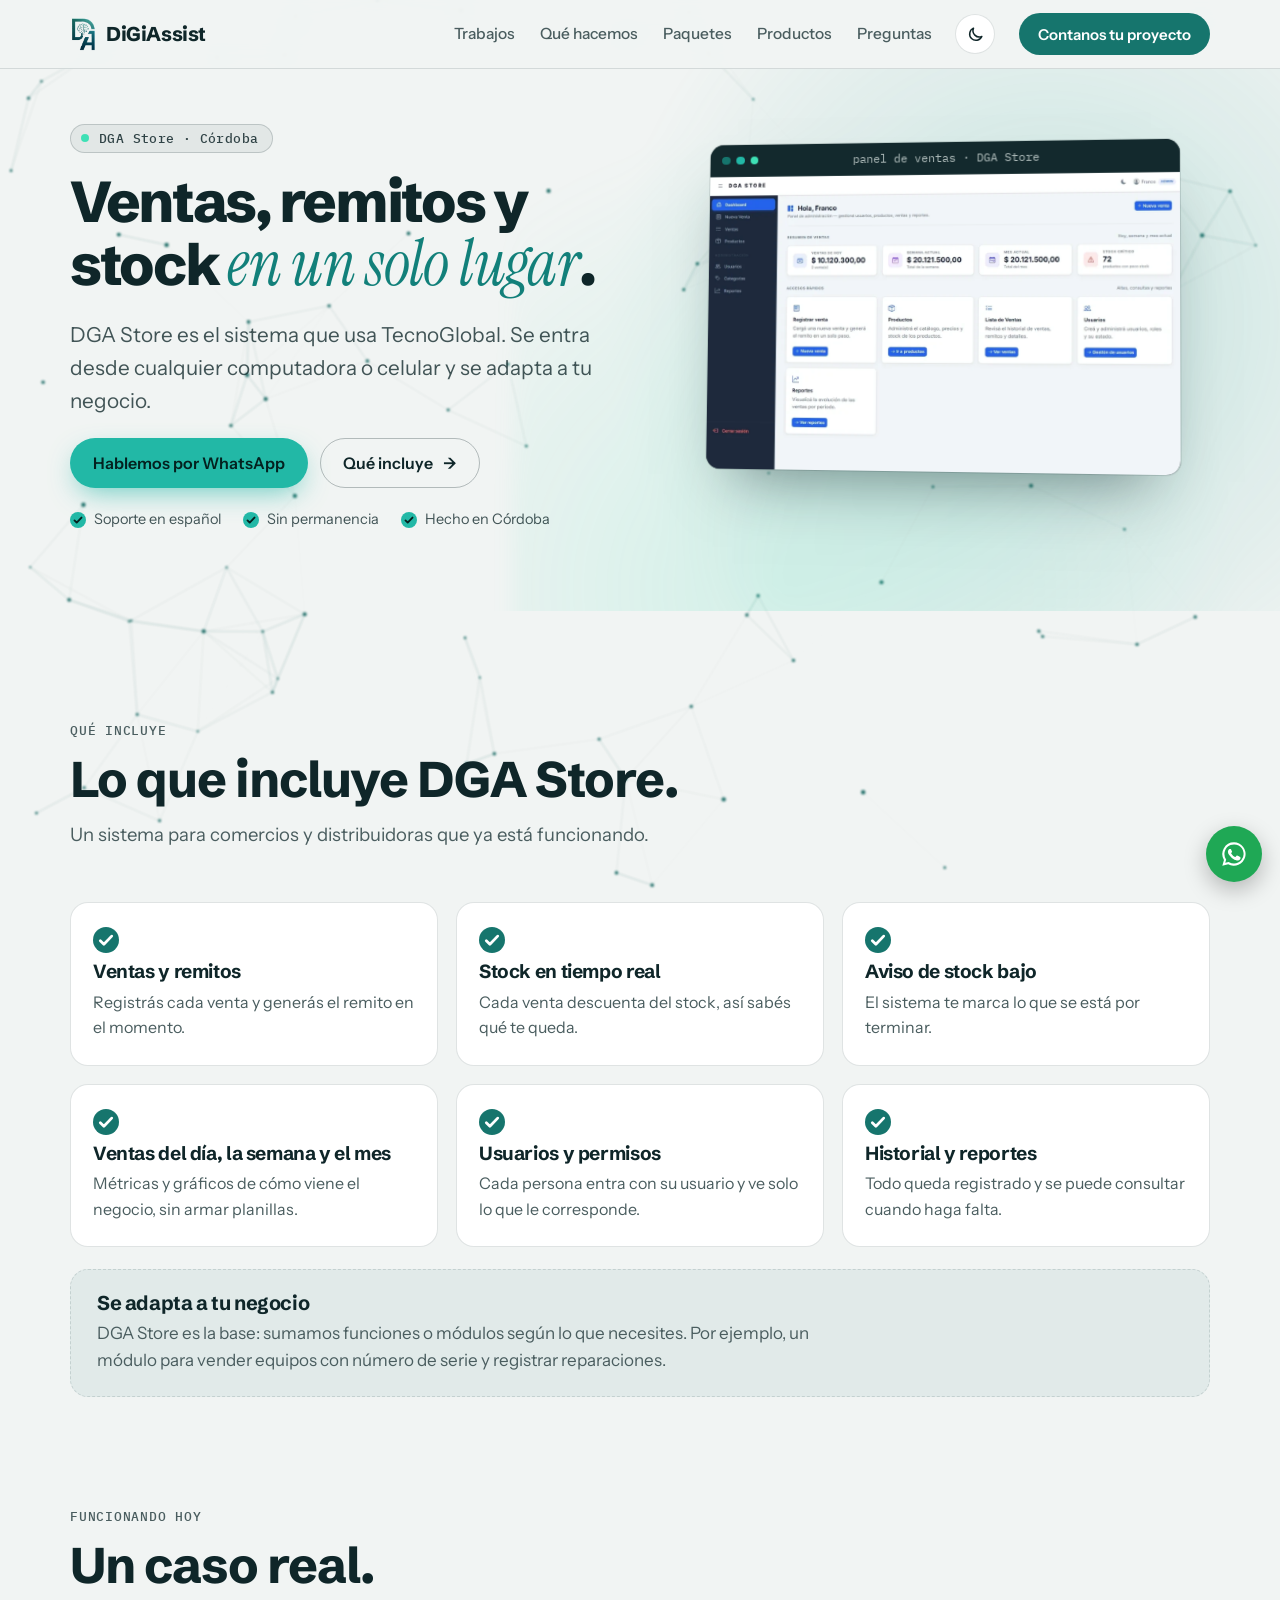
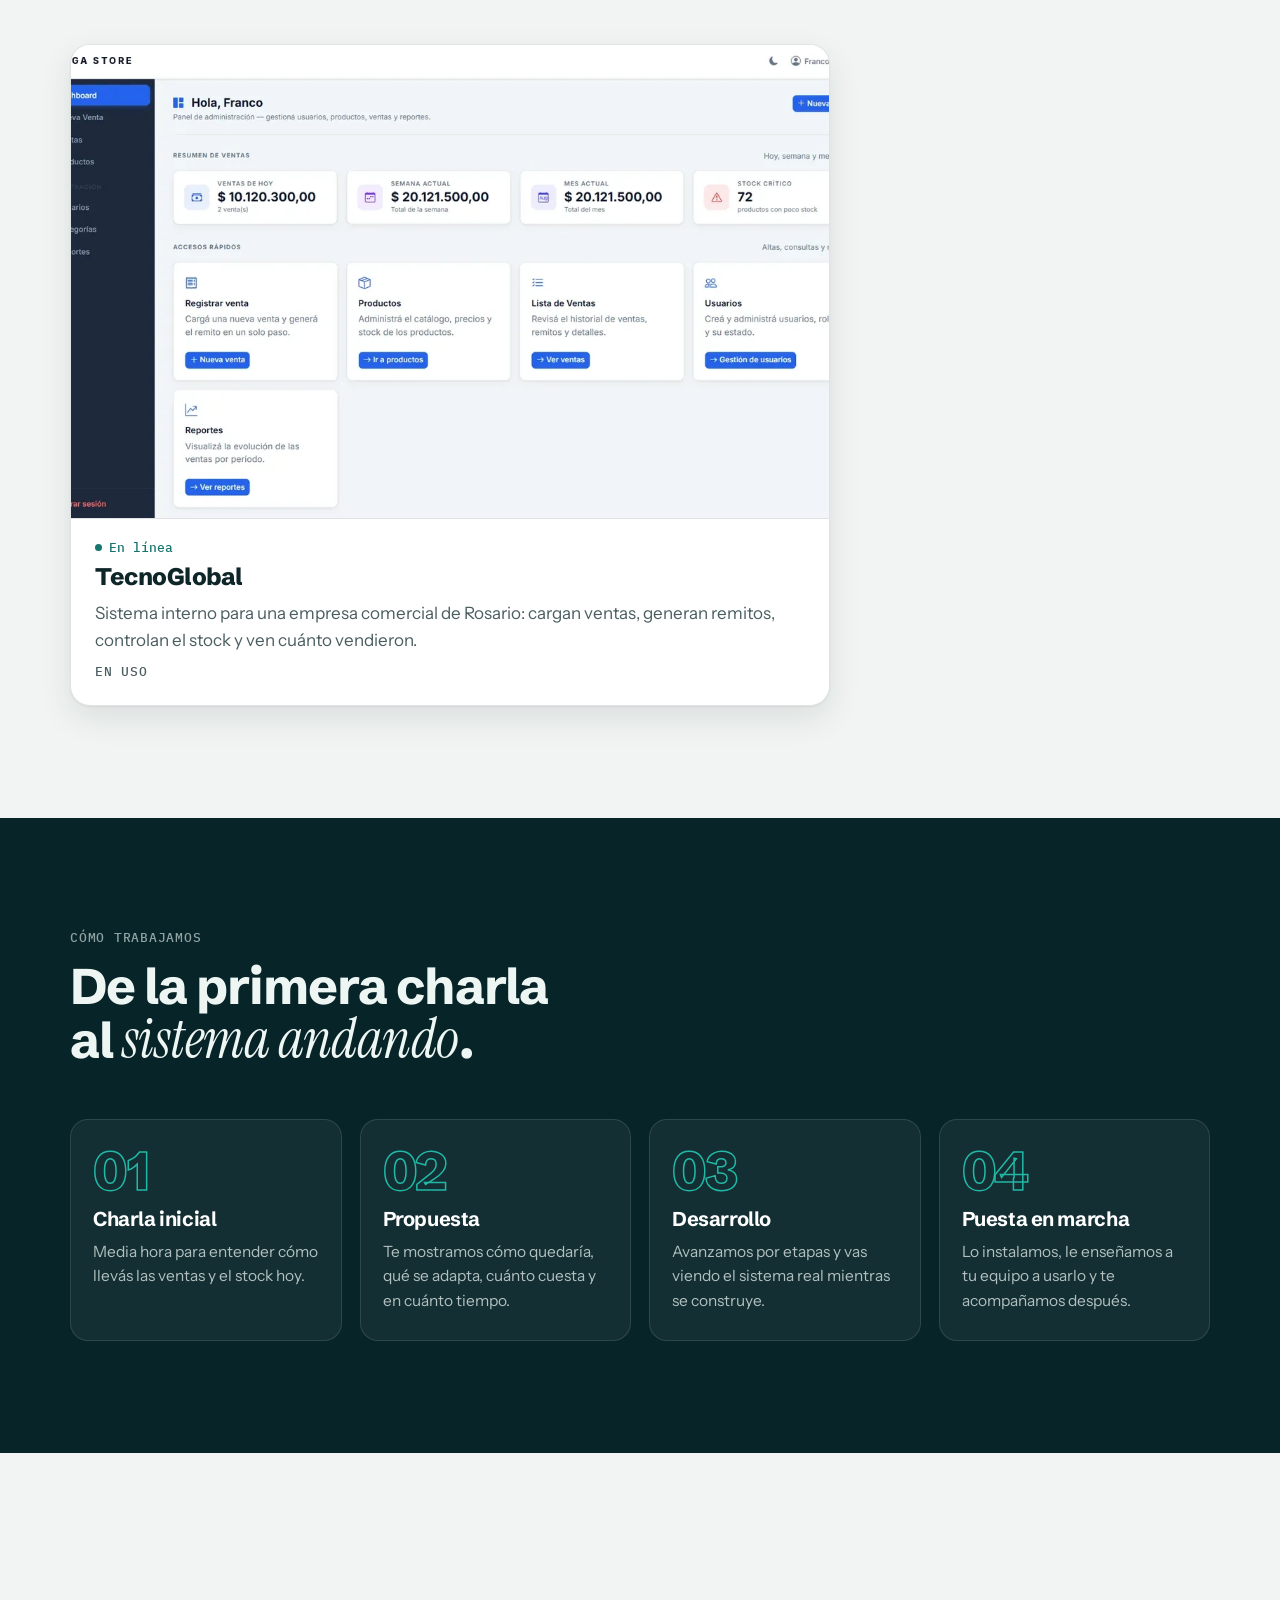
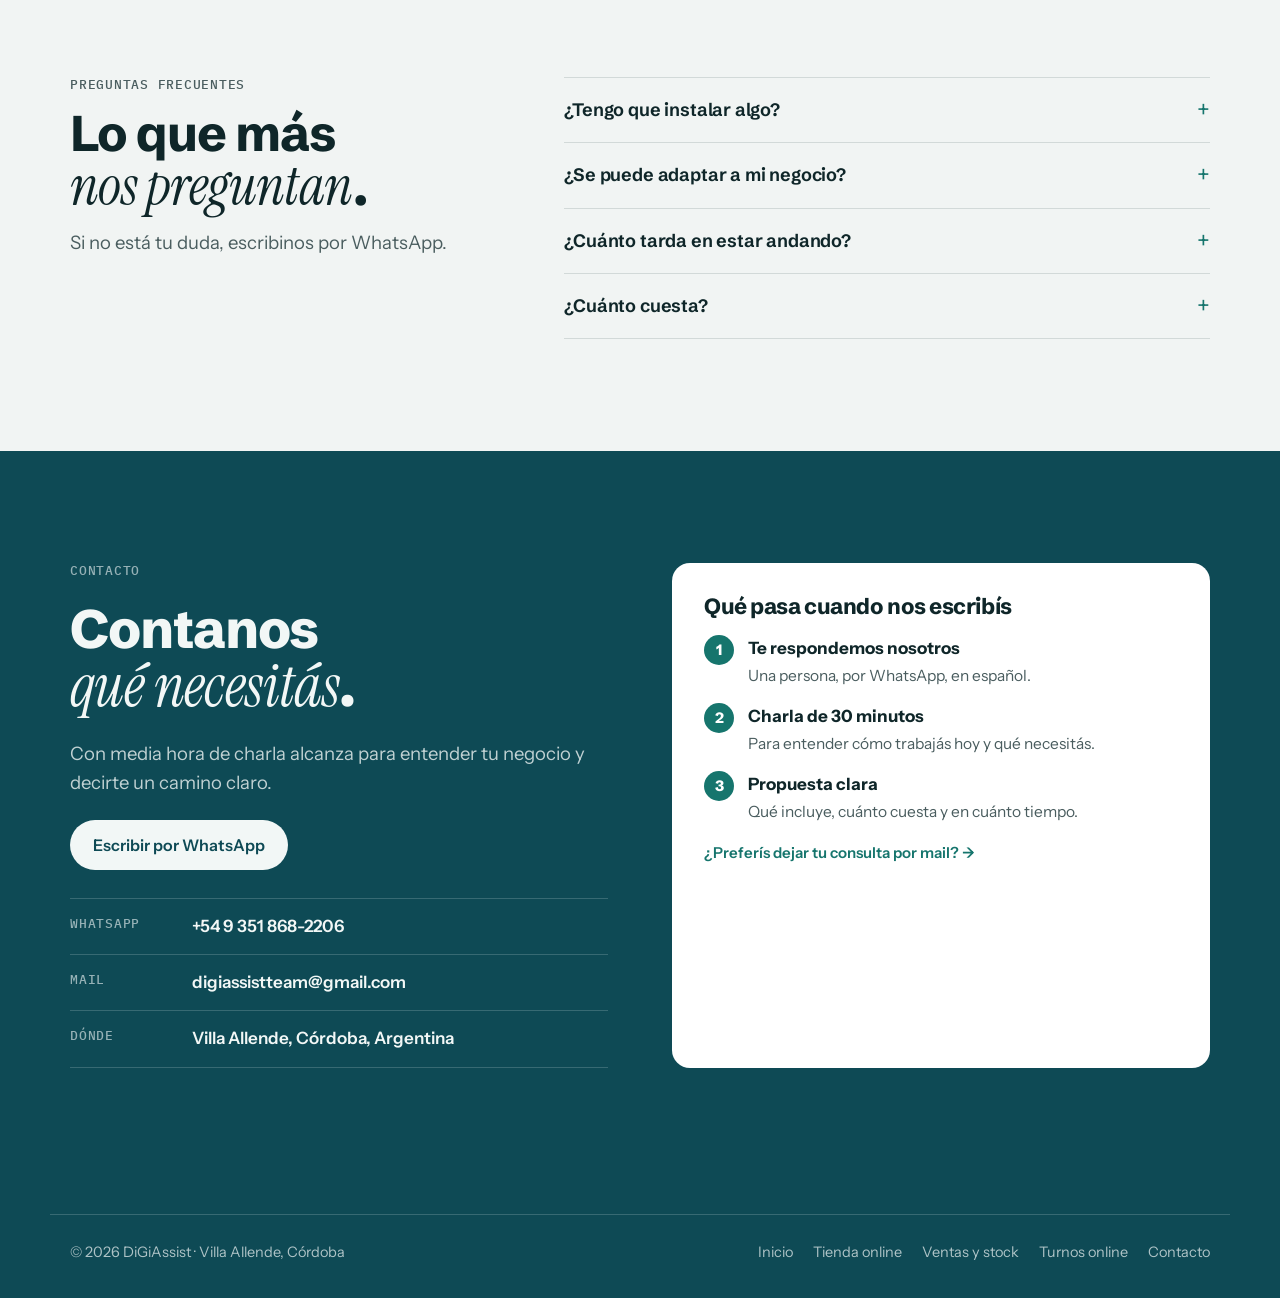
<file: sistema-de-ventas-y-stock/index.html>
<!doctype html>
<html lang="es-AR">
<head>
<meta charset="utf-8">
<meta name="viewport" content="width=device-width, initial-scale=1, viewport-fit=cover">
<title>Sistema de ventas, remitos y stock | DGA Store · DiGiAssist</title>
<script>try { if (localStorage.getItem("tema") === "dark") document.documentElement.setAttribute("data-theme", "dark"); } catch (e) {}</script>
<meta name="theme-color" content="#f1f4f3">
<meta name="description" content="DGA Store: registrá ventas, generá remitos, controlá el stock en tiempo real y mirá cuánto vendés por día, semana y mes. Hecho en Córdoba.">
<link rel="canonical" href="https://digiassist.com.ar/sistema-de-ventas-y-stock/">
<meta property="og:type" content="website">
<meta property="og:locale" content="es_AR">
<meta property="og:site_name" content="DiGiAssist">
<meta property="og:url" content="https://digiassist.com.ar/sistema-de-ventas-y-stock/">
<meta property="og:title" content="Sistema de ventas, remitos y stock | DGA Store · DiGiAssist">
<meta property="og:description" content="DGA Store: registrá ventas, generá remitos, controlá el stock en tiempo real y mirá cuánto vendés por día, semana y mes. Hecho en Córdoba.">
<meta property="og:image" content="https://digiassist.com.ar/images/compartir.jpg">
<meta property="og:image:width" content="1200">
<meta property="og:image:height" content="630">
<meta name="twitter:card" content="summary_large_image">
<link rel="icon" type="image/png" sizes="48x48" href="/images/favicon-48.png">
<link rel="icon" type="image/png" sizes="192x192" href="/images/favicon-192.png">
<link rel="apple-touch-icon" href="/images/apple-touch-icon.png">
<link rel="preconnect" href="https://fonts.googleapis.com">
<link rel="preconnect" href="https://fonts.gstatic.com" crossorigin>
<link href="https://fonts.googleapis.com/css2?family=Schibsted+Grotesk:wght@500;600;700;800&family=Instrument+Sans:wght@400;500;600&family=IBM+Plex+Mono:wght@400;500&family=Instrument+Serif:ital@0;1&display=swap" rel="stylesheet">
<link rel="stylesheet" href="/estilo.css?v=2026-11-19j">
<script type="application/ld+json">[{"@context": "https://schema.org", "@type": "Service", "name": "Sistema de ventas, remitos y stock", "description": "DGA Store: registrá ventas, generá remitos, controlá el stock en tiempo real y mirá cuánto vendés por día, semana y mes. Hecho en Córdoba.", "provider": {"@type": "ProfessionalService", "name": "DiGiAssist", "url": "https://digiassist.com.ar/"}, "areaServed": {"@type": "AdministrativeArea", "name": "Córdoba, Argentina"}, "url": "https://digiassist.com.ar/sistema-de-ventas-y-stock/"}, {"@context": "https://schema.org", "@type": "FAQPage", "mainEntity": [{"@type": "Question", "name": "¿Tengo que instalar algo?", "acceptedAnswer": {"@type": "Answer", "text": "No. Se usa desde el navegador, en la computadora o en el celular."}}, {"@type": "Question", "name": "¿Se puede adaptar a mi negocio?", "acceptedAnswer": {"@type": "Answer", "text": "Sí. Es la base: podemos sumar funciones, agregar módulos o conectarlo con lo que ya usás. El costo depende de cuánto haya que adaptar."}}, {"@type": "Question", "name": "¿Cuánto tarda en estar andando?", "acceptedAnswer": {"@type": "Answer", "text": "Un sistema como este, en unas tres o cuatro semanas, según lo que haya que adaptar. Se hace por etapas, con partes que ya podés usar."}}, {"@type": "Question", "name": "¿Cuánto cuesta?", "acceptedAnswer": {"@type": "Answer", "text": "Un sistema como este arranca desde USD 500 (no incluye el mantenimiento mensual); el precio final depende de cuánto haya que adaptar. Después de una charla de 30 minutos te pasamos un presupuesto claro."}}]}]</script>
</head>
<body>
<canvas class="puntos" id="puntos" aria-hidden="true"></canvas>

<a class="saltar" href="#inicio">Saltar al contenido</a>
<header class="cabecera">
  <div class="envoltura">
    <a class="marca-sitio" href="/"><img src="/images/logo.webp" alt="" width="26" height="34">DiGiAssist</a>
    <nav class="menu" aria-label="Secciones">
      <a href="/#trabajos">Trabajos</a>
      <a href="/#servicios">Qué hacemos</a>
      <a href="/#paquetes">Paquetes</a>
      <a href="/#productos">Productos</a>
      <a href="#preguntas">Preguntas</a>
    </nav>
    <button class="tema-btn" type="button" id="temaBtn" aria-label="Cambiar a modo oscuro" title="Modo oscuro">
      <svg class="a-oscuro" viewBox="0 0 24 24" fill="none" stroke="currentColor" stroke-width="1.9" stroke-linecap="round" stroke-linejoin="round" aria-hidden="true"><path d="M20 14.5A8 8 0 0 1 9.5 4a8 8 0 1 0 10.5 10.5Z"/></svg>
      <svg class="a-claro" viewBox="0 0 24 24" fill="none" stroke="currentColor" stroke-width="1.9" stroke-linecap="round" stroke-linejoin="round" aria-hidden="true"><circle cx="12" cy="12" r="4"/><path d="M12 2v2M12 20v2M4.9 4.9l1.4 1.4M17.7 17.7l1.4 1.4M2 12h2M20 12h2M4.9 19.1l1.4-1.4M17.7 6.3l1.4-1.4"/></svg>
    </button>
    <button class="menu-btn" type="button" id="menuBtn" aria-label="Abrir menú" aria-expanded="false" aria-controls="menuMovil"><span></span><span></span><span></span></button>
    <a class="btn btn-lleno" href="#contacto"><span class="solo-grande">Contanos tu proyecto</span><span class="solo-chico">Contacto</span></a>
  </div>
</header>

<main id="inicio">
  <section class="portada">
    <div class="envoltura">
      <div class="portada-texto">
        <span class="pildora"><i></i>DGA Store · Córdoba</span>
        <h1>Ventas, remitos y stock <span class="resalta">en un solo lugar</span>.</h1>
        <p>DGA Store es el sistema que usa TecnoGlobal. Se entra desde cualquier computadora o celular y se adapta a tu negocio.</p>
        <div class="acciones">
          <a class="btn btn-acento" href="https://wa.me/5493518682206?text=Hola%21%20Me%20interesa%20DGA%20Store%20%28ventas%2C%20remitos%20y%20stock%29.%20%C2%BFPodemos%20hablar%3F" target="_blank" rel="noopener">Hablemos por WhatsApp</a>
          <a class="btn btn-linea" href="#incluye">Qué incluye <span class="flecha" aria-hidden="true">→</span></a>
        </div>
        <ul class="garantias" aria-label="Cómo trabajamos"><li>Soporte en español</li><li>Sin permanencia</li><li>Hecho en Córdoba</li></ul>
      </div>
      <div class="vitrina" aria-label="Ejemplo real">
        <div class="navegador">
          <div class="navegador-barra"><i><b></b><b></b><b></b></i><span>panel de ventas · DGA Store</span></div>
          <div class="pantallas"><img class="activa" fetchpriority="high" src="/images/dga-store-hero.webp" alt="Panel de DGA Store con ventas del día, de la semana y del mes" width="1200" height="750"></div>
        </div>
      </div>
    </div>
  </section>

  <section class="seccion" id="incluye">
    <div class="envoltura">
      <div class="seccion-cab revela">
        <span class="rotulo">Qué incluye</span>
        <h2>Lo que incluye DGA Store.</h2>
        <p>Un sistema para comercios y distribuidoras que ya está funcionando.</p>
      </div>
      <div class="incluye">
        <div class="incluye-item revela"><h3>Ventas y remitos</h3><p>Registrás cada venta y generás el remito en el momento.</p></div>
        <div class="incluye-item revela"><h3>Stock en tiempo real</h3><p>Cada venta descuenta del stock, así sabés qué te queda.</p></div>
        <div class="incluye-item revela"><h3>Aviso de stock bajo</h3><p>El sistema te marca lo que se está por terminar.</p></div>
        <div class="incluye-item revela"><h3>Ventas del día, la semana y el mes</h3><p>Métricas y gráficos de cómo viene el negocio, sin armar planillas.</p></div>
        <div class="incluye-item revela"><h3>Usuarios y permisos</h3><p>Cada persona entra con su usuario y ve solo lo que le corresponde.</p></div>
        <div class="incluye-item revela"><h3>Historial y reportes</h3><p>Todo queda registrado y se puede consultar cuando haga falta.</p></div>
      </div>
      <aside class="adapta revela"><h3>Se adapta a tu negocio</h3><p>DGA Store es la base: sumamos funciones o módulos según lo que necesites. Por ejemplo, un módulo para vender equipos con número de serie y registrar reparaciones.</p></aside>
    </div>
  </section>

  <section class="seccion" id="casos" style="padding-top: 0;">
    <div class="envoltura">
      <div class="seccion-cab revela">
        <span class="rotulo">Funcionando hoy</span>
        <h2>Un caso real.</h2>
      </div>
      <div class="casos uno">
        <article class="caso revela">
          <img src="/images/dga-store-demo.webp" alt="Panel de DGA Store con ventas del día, de la semana y del mes" width="1200" height="674" loading="lazy">
          <div class="caso-cuerpo">
            <span class="estado">En línea</span>
            <h3>TecnoGlobal</h3>
            <p>Sistema interno para una empresa comercial de Rosario: cargan ventas, generan remitos, controlan el stock y ven cuánto vendieron.</p>
            <span class="rotulo">En uso</span>
          </div>
        </article>
      </div>
    </div>
  </section>

  <section class="seccion proceso" id="proceso">
    <div class="envoltura">
      <div class="seccion-cab revela">
        <span class="rotulo">Cómo trabajamos</span>
        <h2>De la primera charla al <em>sistema andando</em>.</h2>
      </div>
      <ol class="pasos">
        <li class="paso revela"><h3>Charla inicial</h3><p>Media hora para entender cómo llevás las ventas y el stock hoy.</p></li>
        <li class="paso revela"><h3>Propuesta</h3><p>Te mostramos cómo quedaría, qué se adapta, cuánto cuesta y en cuánto tiempo.</p></li>
        <li class="paso revela"><h3>Desarrollo</h3><p>Avanzamos por etapas y vas viendo el sistema real mientras se construye.</p></li>
        <li class="paso revela"><h3>Puesta en marcha</h3><p>Lo instalamos, le enseñamos a tu equipo a usarlo y te acompañamos después.</p></li>
      </ol>
    </div>
  </section>

  <section class="seccion" id="preguntas">
    <div class="envoltura preguntas">
      <div class="seccion-cab revela">
        <span class="rotulo">Preguntas frecuentes</span>
        <h2>Lo que más <em>nos preguntan</em>.</h2>
        <p>Si no está tu duda, escribinos por WhatsApp.</p>
      </div>
      <div>
        <details><summary>¿Tengo que instalar algo?</summary><p>No. Se usa desde el navegador, en la computadora o en el celular.</p></details>
        <details><summary>¿Se puede adaptar a mi negocio?</summary><p>Sí. Es la base: podemos sumar funciones, agregar módulos o conectarlo con lo que ya usás. El costo depende de cuánto haya que adaptar.</p></details>
        <details><summary>¿Cuánto tarda en estar andando?</summary><p>Un sistema como este, en unas tres o cuatro semanas, según lo que haya que adaptar. Se hace por etapas, con partes que ya podés usar.</p></details>
        <details><summary>¿Cuánto cuesta?</summary><p>Un sistema como este arranca desde USD 500 (no incluye el mantenimiento mensual); el precio final depende de cuánto haya que adaptar. Después de una charla de 30 minutos te pasamos un presupuesto claro.</p></details>
      </div>
    </div>
  </section>

  <section class="seccion contacto" id="contacto" style="padding-top: clamp(64px, 9vw, 112px);">
    <div class="envoltura">
      <div class="contacto-texto">
        <span class="rotulo" style="color: rgba(242,247,246,.6);">Contacto</span>
        <h2>Contanos <em>qué necesitás</em>.</h2>
        <p>Con media hora de charla alcanza para entender tu negocio y decirte un camino claro.</p>
        <a class="btn btn-lleno" href="https://wa.me/5493518682206?text=Hola%21%20Vi%20la%20p%C3%A1gina%20de%20DGA%20Store%20%28ventas%2C%20remitos%20y%20stock%29%20y%20me%20interesa." target="_blank" rel="noopener">Escribir por WhatsApp</a>
        <ul class="canales">
          <li><span>WhatsApp</span><a href="https://wa.me/5493518682206" target="_blank" rel="noopener">+54 9 351 868-2206</a></li>
          <li><span>Mail</span><b>digiassistteam@gmail.com</b></li>
          <li><span>Dónde</span><b>Villa Allende, Córdoba, Argentina</b></li>
        </ul>
      </div>
      <div class="formulario siguiente">
        <h3>Qué pasa cuando nos escribís</h3>
        <ol class="siguiente-lista">
          <li><b>Te respondemos nosotros</b><span>Una persona, por WhatsApp, en español.</span></li>
          <li><b>Charla de 30 minutos</b><span>Para entender cómo trabajás hoy y qué necesitás.</span></li>
          <li><b>Propuesta clara</b><span>Qué incluye, cuánto cuesta y en cuánto tiempo.</span></li>
        </ol>
        <a class="mas" href="/#contacto">¿Preferís dejar tu consulta por mail? →</a>
      </div>
    </div>
  </section>
</main>

<footer class="pie">
  <div class="envoltura">
    <span>© 2026 DiGiAssist · Villa Allende, Córdoba</span>
    <nav aria-label="Pie">
      <a href="/">Inicio</a><a href="/tienda-online/">Tienda online</a><a href="/sistema-de-ventas-y-stock/">Ventas y stock</a><a href="/turnos-online/">Turnos online</a><a href="/#contacto">Contacto</a>
    </nav>
  </div>
</footer>

<a class="wa-flotante" href="https://wa.me/5493518682206" target="_blank" rel="noopener" aria-label="Escribir por WhatsApp">
  <svg viewBox="0 0 24 24" fill="currentColor" aria-hidden="true"><path d="M12 2a10 10 0 0 0-8.6 15.1L2 22l5-1.3A10 10 0 1 0 12 2Zm0 18.2a8.2 8.2 0 0 1-4.2-1.2l-.3-.2-3 .8.8-2.9-.2-.3A8.2 8.2 0 1 1 12 20.2Zm4.5-6.1c-.2-.1-1.5-.7-1.7-.8-.2-.1-.4-.1-.6.1l-.8 1c-.1.2-.3.2-.5.1a6.7 6.7 0 0 1-3.3-2.9c-.2-.4.2-.4.7-1.3.1-.2 0-.3 0-.4l-.8-1.8c-.2-.5-.4-.4-.6-.4h-.5a1 1 0 0 0-.7.3 3 3 0 0 0-.9 2.2 5.2 5.2 0 0 0 1.1 2.7 11.8 11.8 0 0 0 4.5 4c1.7.7 2.3.8 3.2.6a2.7 2.7 0 0 0 1.8-1.3 2.2 2.2 0 0 0 .2-1.3c-.1-.1-.3-.2-.5-.3Z"/></svg>
</a>

<script>
  // Aparición suave al bajar
  (() => {
    document.documentElement.classList.add("js");
    const revelar = new IntersectionObserver(es => es.forEach(x => { if (x.isIntersecting) { x.target.classList.add("visto"); revelar.unobserve(x.target); } }), { rootMargin: "0px 0px -8% 0px" });
    document.querySelectorAll(".revela").forEach((el, i) => { el.style.transitionDelay = (i % 4) * 70 + "ms"; revelar.observe(el); });
  })();
</script>
<script src="/comun.js?v=2026-11-19j" defer></script>
</body>
</html>
</file>
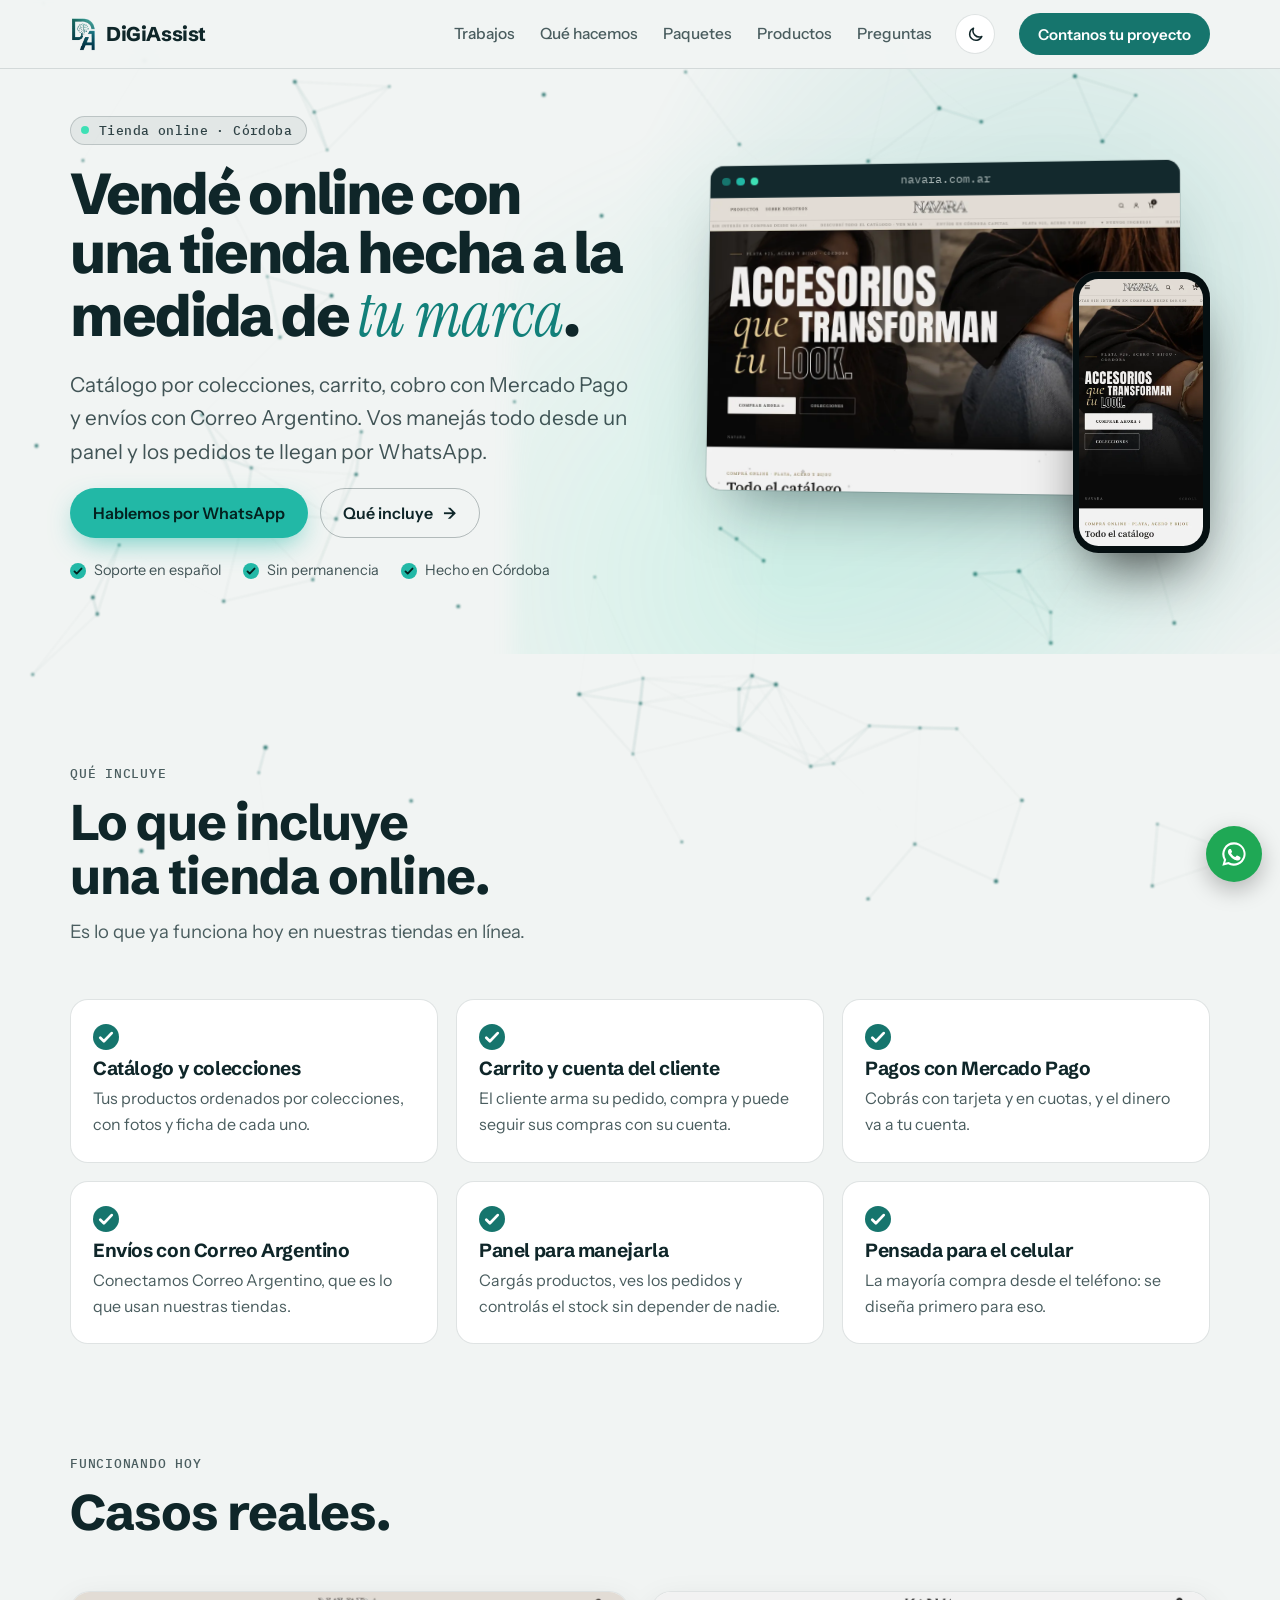
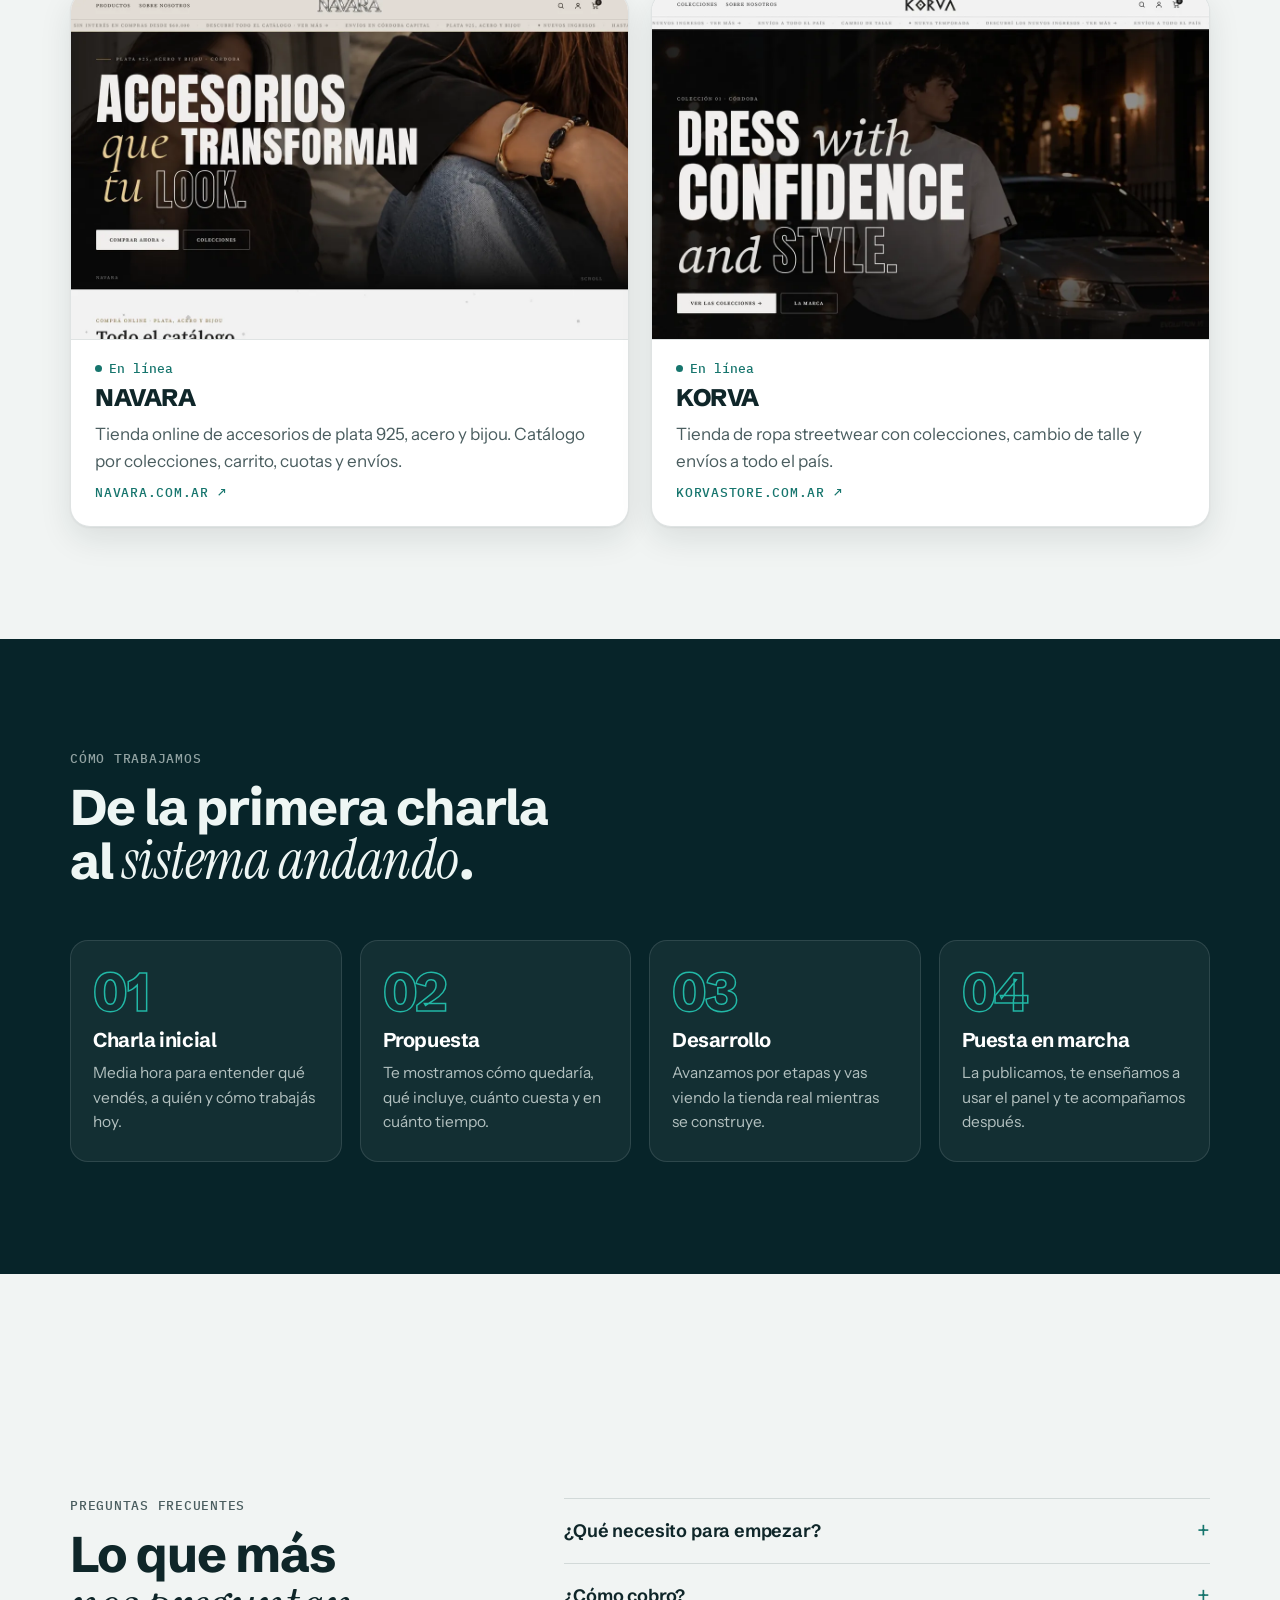
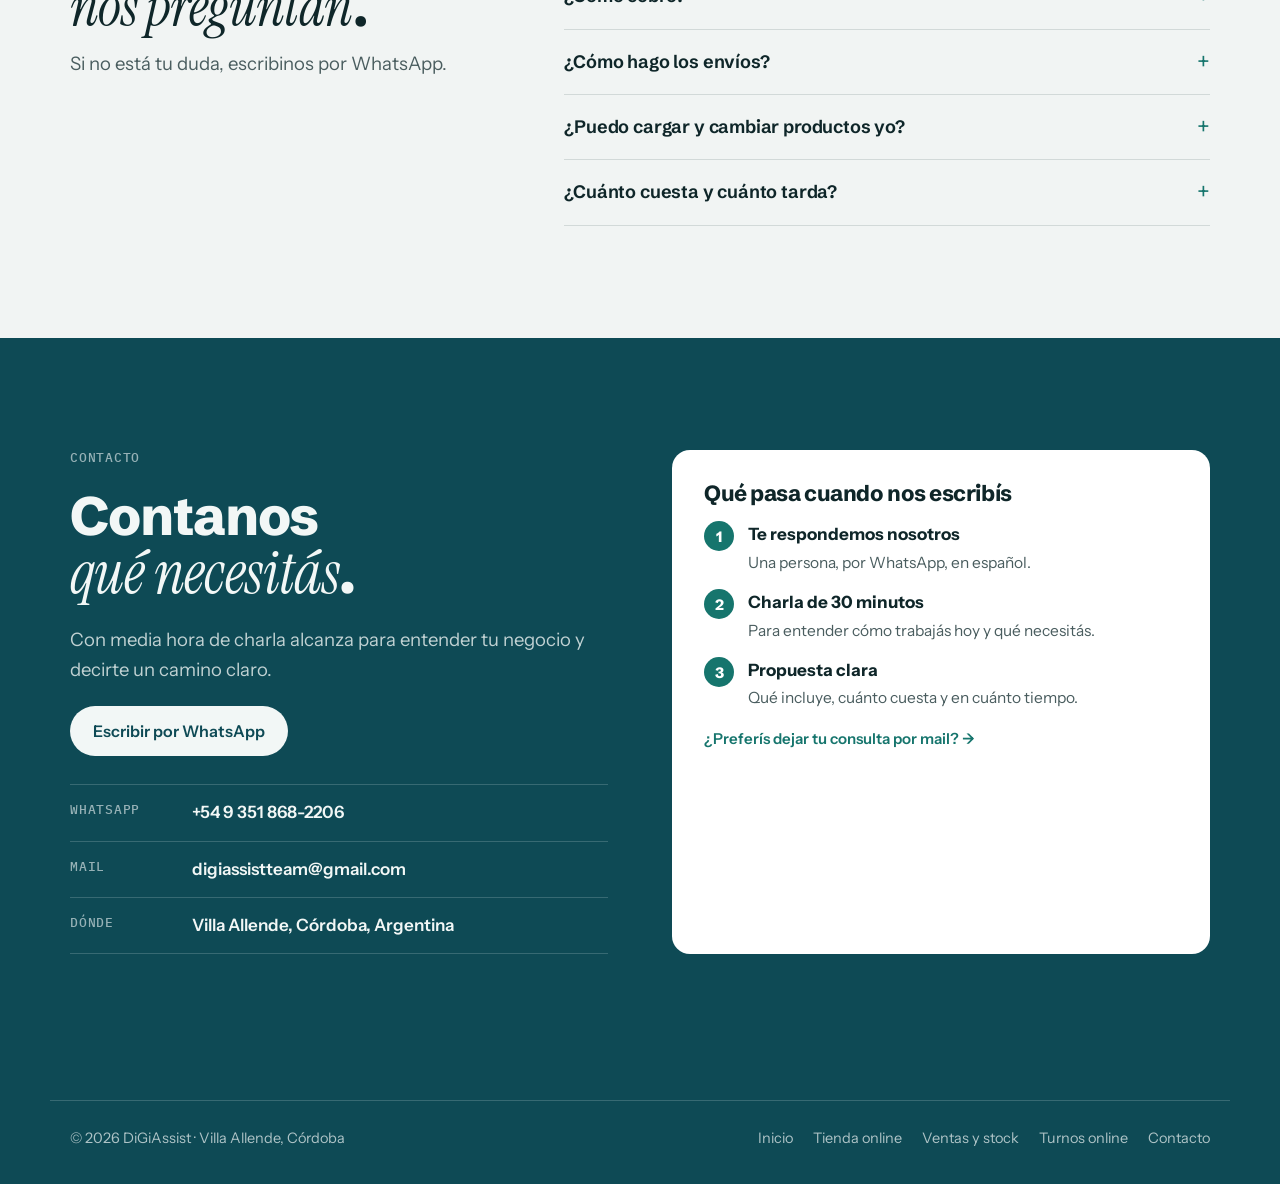
<file: tienda-online/index.html>
<!doctype html>
<html lang="es-AR">
<head>
<meta charset="utf-8">
<meta name="viewport" content="width=device-width, initial-scale=1, viewport-fit=cover">
<title>Tienda online en Córdoba con Mercado Pago | DiGiAssist</title>
<script>try { if (localStorage.getItem("tema") === "dark") document.documentElement.setAttribute("data-theme", "dark"); } catch (e) {}</script>
<meta name="theme-color" content="#f1f4f3">
<meta name="description" content="Hacemos tu tienda online con catálogo, carrito, pagos con Mercado Pago, envíos con Correo Argentino y un panel para manejarla. Hecha en Córdoba.">
<link rel="canonical" href="https://digiassist.com.ar/tienda-online/">
<meta property="og:type" content="website">
<meta property="og:locale" content="es_AR">
<meta property="og:site_name" content="DiGiAssist">
<meta property="og:url" content="https://digiassist.com.ar/tienda-online/">
<meta property="og:title" content="Tienda online en Córdoba con Mercado Pago | DiGiAssist">
<meta property="og:description" content="Hacemos tu tienda online con catálogo, carrito, pagos con Mercado Pago, envíos con Correo Argentino y un panel para manejarla. Hecha en Córdoba.">
<meta property="og:image" content="https://digiassist.com.ar/images/compartir.jpg">
<meta property="og:image:width" content="1200">
<meta property="og:image:height" content="630">
<meta name="twitter:card" content="summary_large_image">
<link rel="icon" type="image/png" sizes="48x48" href="/images/favicon-48.png">
<link rel="icon" type="image/png" sizes="192x192" href="/images/favicon-192.png">
<link rel="apple-touch-icon" href="/images/apple-touch-icon.png">
<link rel="preconnect" href="https://fonts.googleapis.com">
<link rel="preconnect" href="https://fonts.gstatic.com" crossorigin>
<link href="https://fonts.googleapis.com/css2?family=Schibsted+Grotesk:wght@500;600;700;800&family=Instrument+Sans:wght@400;500;600&family=IBM+Plex+Mono:wght@400;500&family=Instrument+Serif:ital@0;1&display=swap" rel="stylesheet">
<link rel="stylesheet" href="/estilo.css?v=2026-11-19j">
<script type="application/ld+json">[{"@context": "https://schema.org", "@type": "Service", "name": "Tienda online en Córdoba con Mercado Pago", "description": "Hacemos tu tienda online con catálogo, carrito, pagos con Mercado Pago, envíos con Correo Argentino y un panel para manejarla. Hecha en Córdoba.", "provider": {"@type": "ProfessionalService", "name": "DiGiAssist", "url": "https://digiassist.com.ar/"}, "areaServed": {"@type": "AdministrativeArea", "name": "Córdoba, Argentina"}, "url": "https://digiassist.com.ar/tienda-online/"}, {"@context": "https://schema.org", "@type": "FAQPage", "mainEntity": [{"@type": "Question", "name": "¿Qué necesito para empezar?", "acceptedAnswer": {"@type": "Answer", "text": "Tus productos con fotos y precios, y una idea de cómo querés que se vea tu marca. El resto lo armamos juntos."}}, {"@type": "Question", "name": "¿Cómo cobro?", "acceptedAnswer": {"@type": "Answer", "text": "Con Mercado Pago: tarjeta y cuotas, y el dinero va a tu cuenta."}}, {"@type": "Question", "name": "¿Cómo hago los envíos?", "acceptedAnswer": {"@type": "Answer", "text": "Podemos conectar Correo Argentino, que es lo que usan nuestras tiendas. Lo vemos según cómo vendas."}}, {"@type": "Question", "name": "¿Puedo cargar y cambiar productos yo?", "acceptedAnswer": {"@type": "Answer", "text": "Sí, desde el panel de administración, sin depender de nadie."}}, {"@type": "Question", "name": "¿Cuánto cuesta y cuánto tarda?", "acceptedAnswer": {"@type": "Answer", "text": "Las tiendas arrancan desde USD 300 (no incluye el mantenimiento mensual); el precio final depende de lo que necesites. Después de una charla de 30 minutos te pasamos un presupuesto y un plazo claros."}}]}]</script>
</head>
<body>
<canvas class="puntos" id="puntos" aria-hidden="true"></canvas>

<a class="saltar" href="#inicio">Saltar al contenido</a>
<header class="cabecera">
  <div class="envoltura">
    <a class="marca-sitio" href="/"><img src="/images/logo.webp" alt="" width="26" height="34">DiGiAssist</a>
    <nav class="menu" aria-label="Secciones">
      <a href="/#trabajos">Trabajos</a>
      <a href="/#servicios">Qué hacemos</a>
      <a href="/#paquetes">Paquetes</a>
      <a href="/#productos">Productos</a>
      <a href="#preguntas">Preguntas</a>
    </nav>
    <button class="tema-btn" type="button" id="temaBtn" aria-label="Cambiar a modo oscuro" title="Modo oscuro">
      <svg class="a-oscuro" viewBox="0 0 24 24" fill="none" stroke="currentColor" stroke-width="1.9" stroke-linecap="round" stroke-linejoin="round" aria-hidden="true"><path d="M20 14.5A8 8 0 0 1 9.5 4a8 8 0 1 0 10.5 10.5Z"/></svg>
      <svg class="a-claro" viewBox="0 0 24 24" fill="none" stroke="currentColor" stroke-width="1.9" stroke-linecap="round" stroke-linejoin="round" aria-hidden="true"><circle cx="12" cy="12" r="4"/><path d="M12 2v2M12 20v2M4.9 4.9l1.4 1.4M17.7 17.7l1.4 1.4M2 12h2M20 12h2M4.9 19.1l1.4-1.4M17.7 6.3l1.4-1.4"/></svg>
    </button>
    <button class="menu-btn" type="button" id="menuBtn" aria-label="Abrir menú" aria-expanded="false" aria-controls="menuMovil"><span></span><span></span><span></span></button>
    <a class="btn btn-lleno" href="#contacto"><span class="solo-grande">Contanos tu proyecto</span><span class="solo-chico">Contacto</span></a>
  </div>
</header>

<main id="inicio">
  <section class="portada">
    <div class="envoltura">
      <div class="portada-texto">
        <span class="pildora"><i></i>Tienda online · Córdoba</span>
        <h1>Vendé online con una tienda hecha a la medida de <span class="resalta">tu marca</span>.</h1>
        <p>Catálogo por colecciones, carrito, cobro con Mercado Pago y envíos con Correo Argentino. Vos manejás todo desde un panel y los pedidos te llegan por WhatsApp.</p>
        <div class="acciones">
          <a class="btn btn-acento" href="https://wa.me/5493518682206?text=Hola%21%20Quiero%20una%20tienda%20online%20para%20mi%20negocio.%20%C2%BFPodemos%20hablar%3F" target="_blank" rel="noopener">Hablemos por WhatsApp</a>
          <a class="btn btn-linea" href="#incluye">Qué incluye <span class="flecha" aria-hidden="true">→</span></a>
        </div>
        <ul class="garantias" aria-label="Cómo trabajamos"><li>Soporte en español</li><li>Sin permanencia</li><li>Hecho en Córdoba</li></ul>
      </div>
      <div class="vitrina" aria-label="Ejemplo real">
        <div class="navegador">
          <div class="navegador-barra"><i><b></b><b></b><b></b></i><span>navara.com.ar</span></div>
          <div class="pantallas"><img class="activa" fetchpriority="high" src="/images/navara-pc.webp" alt="Ejemplo de NAVARA" width="1200" height="750"></div>
        </div>
        <div class="telefono"><div class="pantallas"><img class="activa" src="/images/navara-movil.webp" alt="" width="420" height="909"></div></div>
      </div>
    </div>
  </section>

  <section class="seccion" id="incluye">
    <div class="envoltura">
      <div class="seccion-cab revela">
        <span class="rotulo">Qué incluye</span>
        <h2>Lo que incluye una tienda online.</h2>
        <p>Es lo que ya funciona hoy en nuestras tiendas en línea.</p>
      </div>
      <div class="incluye">
        <div class="incluye-item revela"><h3>Catálogo y colecciones</h3><p>Tus productos ordenados por colecciones, con fotos y ficha de cada uno.</p></div>
        <div class="incluye-item revela"><h3>Carrito y cuenta del cliente</h3><p>El cliente arma su pedido, compra y puede seguir sus compras con su cuenta.</p></div>
        <div class="incluye-item revela"><h3>Pagos con Mercado Pago</h3><p>Cobrás con tarjeta y en cuotas, y el dinero va a tu cuenta.</p></div>
        <div class="incluye-item revela"><h3>Envíos con Correo Argentino</h3><p>Conectamos Correo Argentino, que es lo que usan nuestras tiendas.</p></div>
        <div class="incluye-item revela"><h3>Panel para manejarla</h3><p>Cargás productos, ves los pedidos y controlás el stock sin depender de nadie.</p></div>
        <div class="incluye-item revela"><h3>Pensada para el celular</h3><p>La mayoría compra desde el teléfono: se diseña primero para eso.</p></div>
      </div>
    </div>
  </section>

  <section class="seccion" id="casos" style="padding-top: 0;">
    <div class="envoltura">
      <div class="seccion-cab revela">
        <span class="rotulo">Funcionando hoy</span>
        <h2>Casos reales.</h2>
      </div>
      <div class="casos">
        <article class="caso revela">
          <img src="/images/navara-pc.webp" alt="Tienda online de NAVARA" width="1200" height="750" loading="lazy">
          <div class="caso-cuerpo">
            <span class="estado">En línea</span>
            <h3>NAVARA</h3>
            <p>Tienda online de accesorios de plata 925, acero y bijou. Catálogo por colecciones, carrito, cuotas y envíos.</p>
            <a class="rotulo" href="https://navara.com.ar/" target="_blank" rel="noopener">navara.com.ar ↗</a>
          </div>
        </article>
        <article class="caso revela">
          <img src="/images/korva-pc.webp" alt="Tienda online de KORVA" width="1200" height="750" loading="lazy">
          <div class="caso-cuerpo">
            <span class="estado">En línea</span>
            <h3>KORVA</h3>
            <p>Tienda de ropa streetwear con colecciones, cambio de talle y envíos a todo el país.</p>
            <a class="rotulo" href="https://korvastore.com.ar/" target="_blank" rel="noopener">korvastore.com.ar ↗</a>
          </div>
        </article>
      </div>
    </div>
  </section>

  <section class="seccion proceso" id="proceso">
    <div class="envoltura">
      <div class="seccion-cab revela">
        <span class="rotulo">Cómo trabajamos</span>
        <h2>De la primera charla al <em>sistema andando</em>.</h2>
      </div>
      <ol class="pasos">
        <li class="paso revela"><h3>Charla inicial</h3><p>Media hora para entender qué vendés, a quién y cómo trabajás hoy.</p></li>
        <li class="paso revela"><h3>Propuesta</h3><p>Te mostramos cómo quedaría, qué incluye, cuánto cuesta y en cuánto tiempo.</p></li>
        <li class="paso revela"><h3>Desarrollo</h3><p>Avanzamos por etapas y vas viendo la tienda real mientras se construye.</p></li>
        <li class="paso revela"><h3>Puesta en marcha</h3><p>La publicamos, te enseñamos a usar el panel y te acompañamos después.</p></li>
      </ol>
    </div>
  </section>

  <section class="seccion" id="preguntas">
    <div class="envoltura preguntas">
      <div class="seccion-cab revela">
        <span class="rotulo">Preguntas frecuentes</span>
        <h2>Lo que más <em>nos preguntan</em>.</h2>
        <p>Si no está tu duda, escribinos por WhatsApp.</p>
      </div>
      <div>
        <details><summary>¿Qué necesito para empezar?</summary><p>Tus productos con fotos y precios, y una idea de cómo querés que se vea tu marca. El resto lo armamos juntos.</p></details>
        <details><summary>¿Cómo cobro?</summary><p>Con Mercado Pago: tarjeta y cuotas, y el dinero va a tu cuenta.</p></details>
        <details><summary>¿Cómo hago los envíos?</summary><p>Podemos conectar Correo Argentino, que es lo que usan nuestras tiendas. Lo vemos según cómo vendas.</p></details>
        <details><summary>¿Puedo cargar y cambiar productos yo?</summary><p>Sí, desde el panel de administración, sin depender de nadie.</p></details>
        <details><summary>¿Cuánto cuesta y cuánto tarda?</summary><p>Las tiendas arrancan desde USD 300 (no incluye el mantenimiento mensual); el precio final depende de lo que necesites. Después de una charla de 30 minutos te pasamos un presupuesto y un plazo claros.</p></details>
      </div>
    </div>
  </section>

  <section class="seccion contacto" id="contacto" style="padding-top: clamp(64px, 9vw, 112px);">
    <div class="envoltura">
      <div class="contacto-texto">
        <span class="rotulo" style="color: rgba(242,247,246,.6);">Contacto</span>
        <h2>Contanos <em>qué necesitás</em>.</h2>
        <p>Con media hora de charla alcanza para entender tu negocio y decirte un camino claro.</p>
        <a class="btn btn-lleno" href="https://wa.me/5493518682206?text=Hola%21%20Vi%20la%20p%C3%A1gina%20de%20tienda%20online%20y%20me%20interesa%20para%20mi%20negocio." target="_blank" rel="noopener">Escribir por WhatsApp</a>
        <ul class="canales">
          <li><span>WhatsApp</span><a href="https://wa.me/5493518682206" target="_blank" rel="noopener">+54 9 351 868-2206</a></li>
          <li><span>Mail</span><b>digiassistteam@gmail.com</b></li>
          <li><span>Dónde</span><b>Villa Allende, Córdoba, Argentina</b></li>
        </ul>
      </div>
      <div class="formulario siguiente">
        <h3>Qué pasa cuando nos escribís</h3>
        <ol class="siguiente-lista">
          <li><b>Te respondemos nosotros</b><span>Una persona, por WhatsApp, en español.</span></li>
          <li><b>Charla de 30 minutos</b><span>Para entender cómo trabajás hoy y qué necesitás.</span></li>
          <li><b>Propuesta clara</b><span>Qué incluye, cuánto cuesta y en cuánto tiempo.</span></li>
        </ol>
        <a class="mas" href="/#contacto">¿Preferís dejar tu consulta por mail? →</a>
      </div>
    </div>
  </section>
</main>

<footer class="pie">
  <div class="envoltura">
    <span>© 2026 DiGiAssist · Villa Allende, Córdoba</span>
    <nav aria-label="Pie">
      <a href="/">Inicio</a><a href="/tienda-online/">Tienda online</a><a href="/sistema-de-ventas-y-stock/">Ventas y stock</a><a href="/turnos-online/">Turnos online</a><a href="/#contacto">Contacto</a>
    </nav>
  </div>
</footer>

<a class="wa-flotante" href="https://wa.me/5493518682206" target="_blank" rel="noopener" aria-label="Escribir por WhatsApp">
  <svg viewBox="0 0 24 24" fill="currentColor" aria-hidden="true"><path d="M12 2a10 10 0 0 0-8.6 15.1L2 22l5-1.3A10 10 0 1 0 12 2Zm0 18.2a8.2 8.2 0 0 1-4.2-1.2l-.3-.2-3 .8.8-2.9-.2-.3A8.2 8.2 0 1 1 12 20.2Zm4.5-6.1c-.2-.1-1.5-.7-1.7-.8-.2-.1-.4-.1-.6.1l-.8 1c-.1.2-.3.2-.5.1a6.7 6.7 0 0 1-3.3-2.9c-.2-.4.2-.4.7-1.3.1-.2 0-.3 0-.4l-.8-1.8c-.2-.5-.4-.4-.6-.4h-.5a1 1 0 0 0-.7.3 3 3 0 0 0-.9 2.2 5.2 5.2 0 0 0 1.1 2.7 11.8 11.8 0 0 0 4.5 4c1.7.7 2.3.8 3.2.6a2.7 2.7 0 0 0 1.8-1.3 2.2 2.2 0 0 0 .2-1.3c-.1-.1-.3-.2-.5-.3Z"/></svg>
</a>

<script>
  // Aparición suave al bajar
  (() => {
    document.documentElement.classList.add("js");
    const revelar = new IntersectionObserver(es => es.forEach(x => { if (x.isIntersecting) { x.target.classList.add("visto"); revelar.unobserve(x.target); } }), { rootMargin: "0px 0px -8% 0px" });
    document.querySelectorAll(".revela").forEach((el, i) => { el.style.transitionDelay = (i % 4) * 70 + "ms"; revelar.observe(el); });
  })();
</script>
<script src="/comun.js?v=2026-11-19j" defer></script>
</body>
</html>
</file>
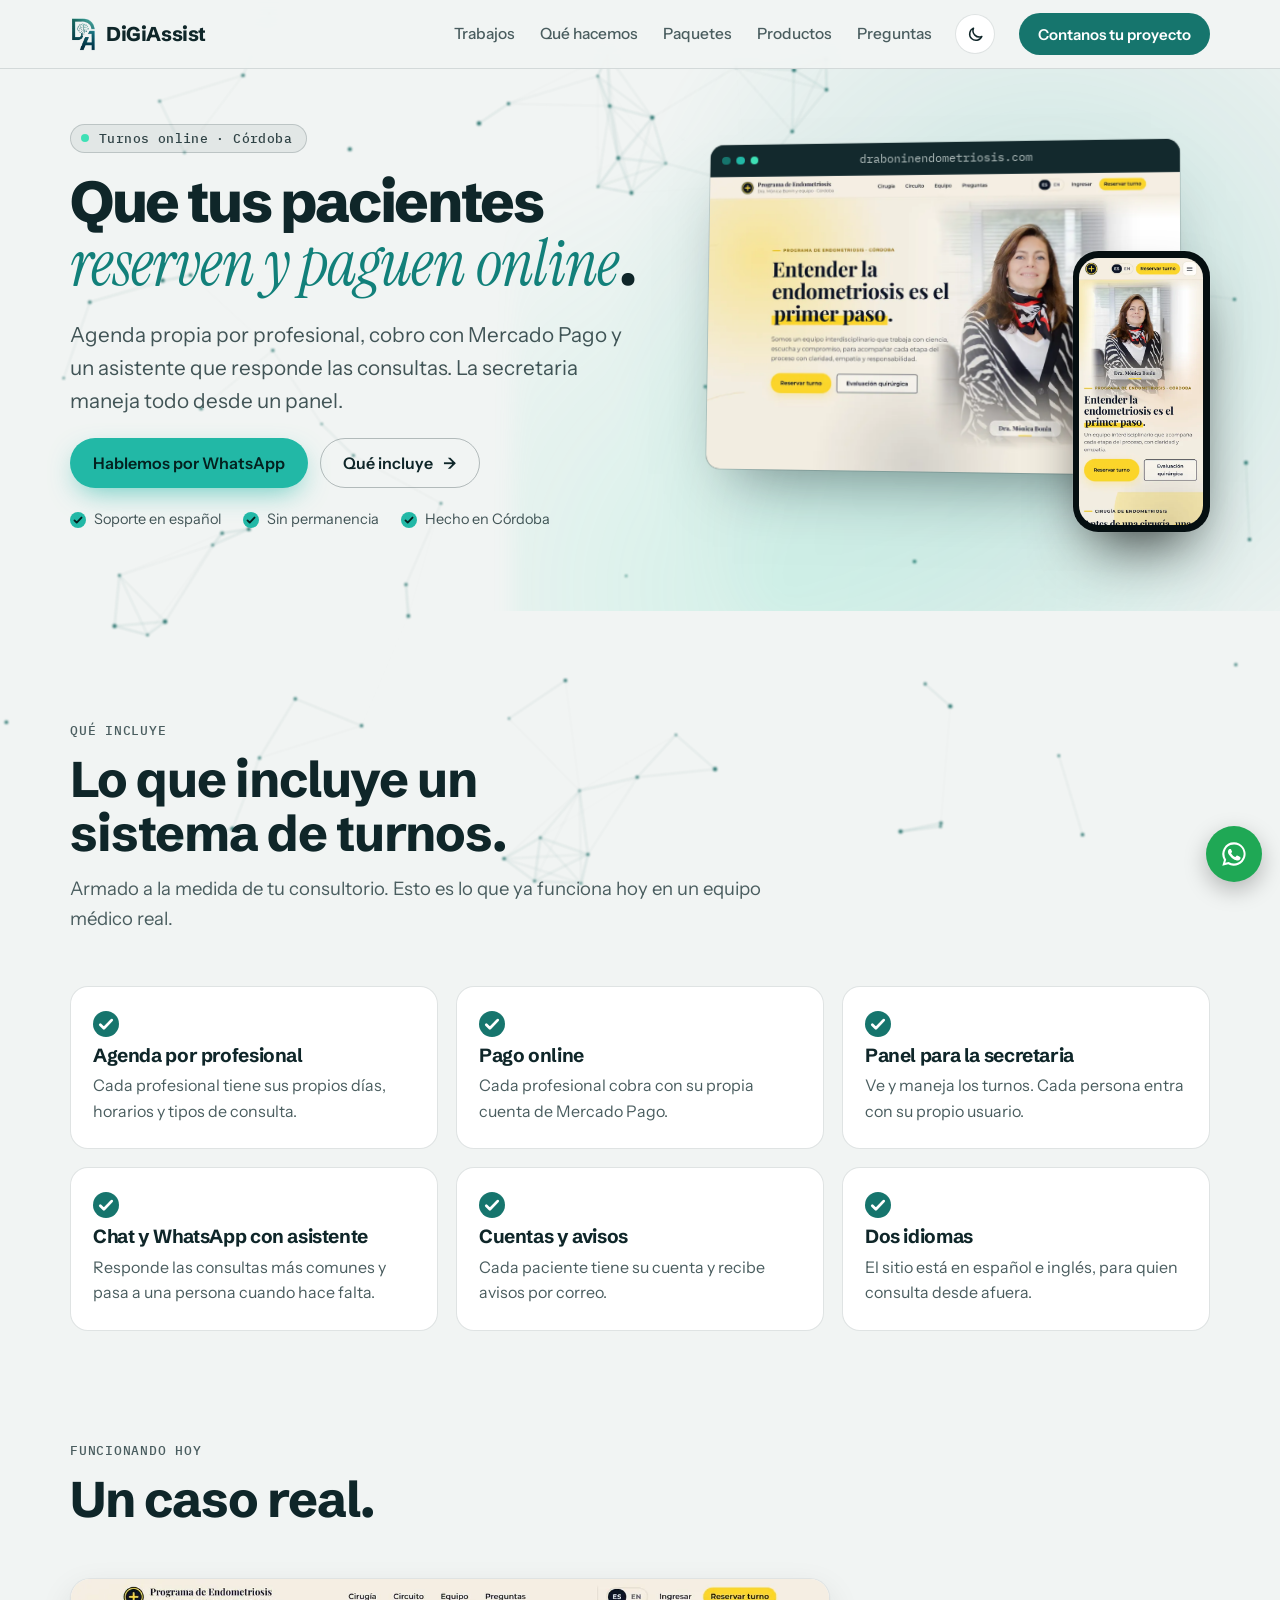
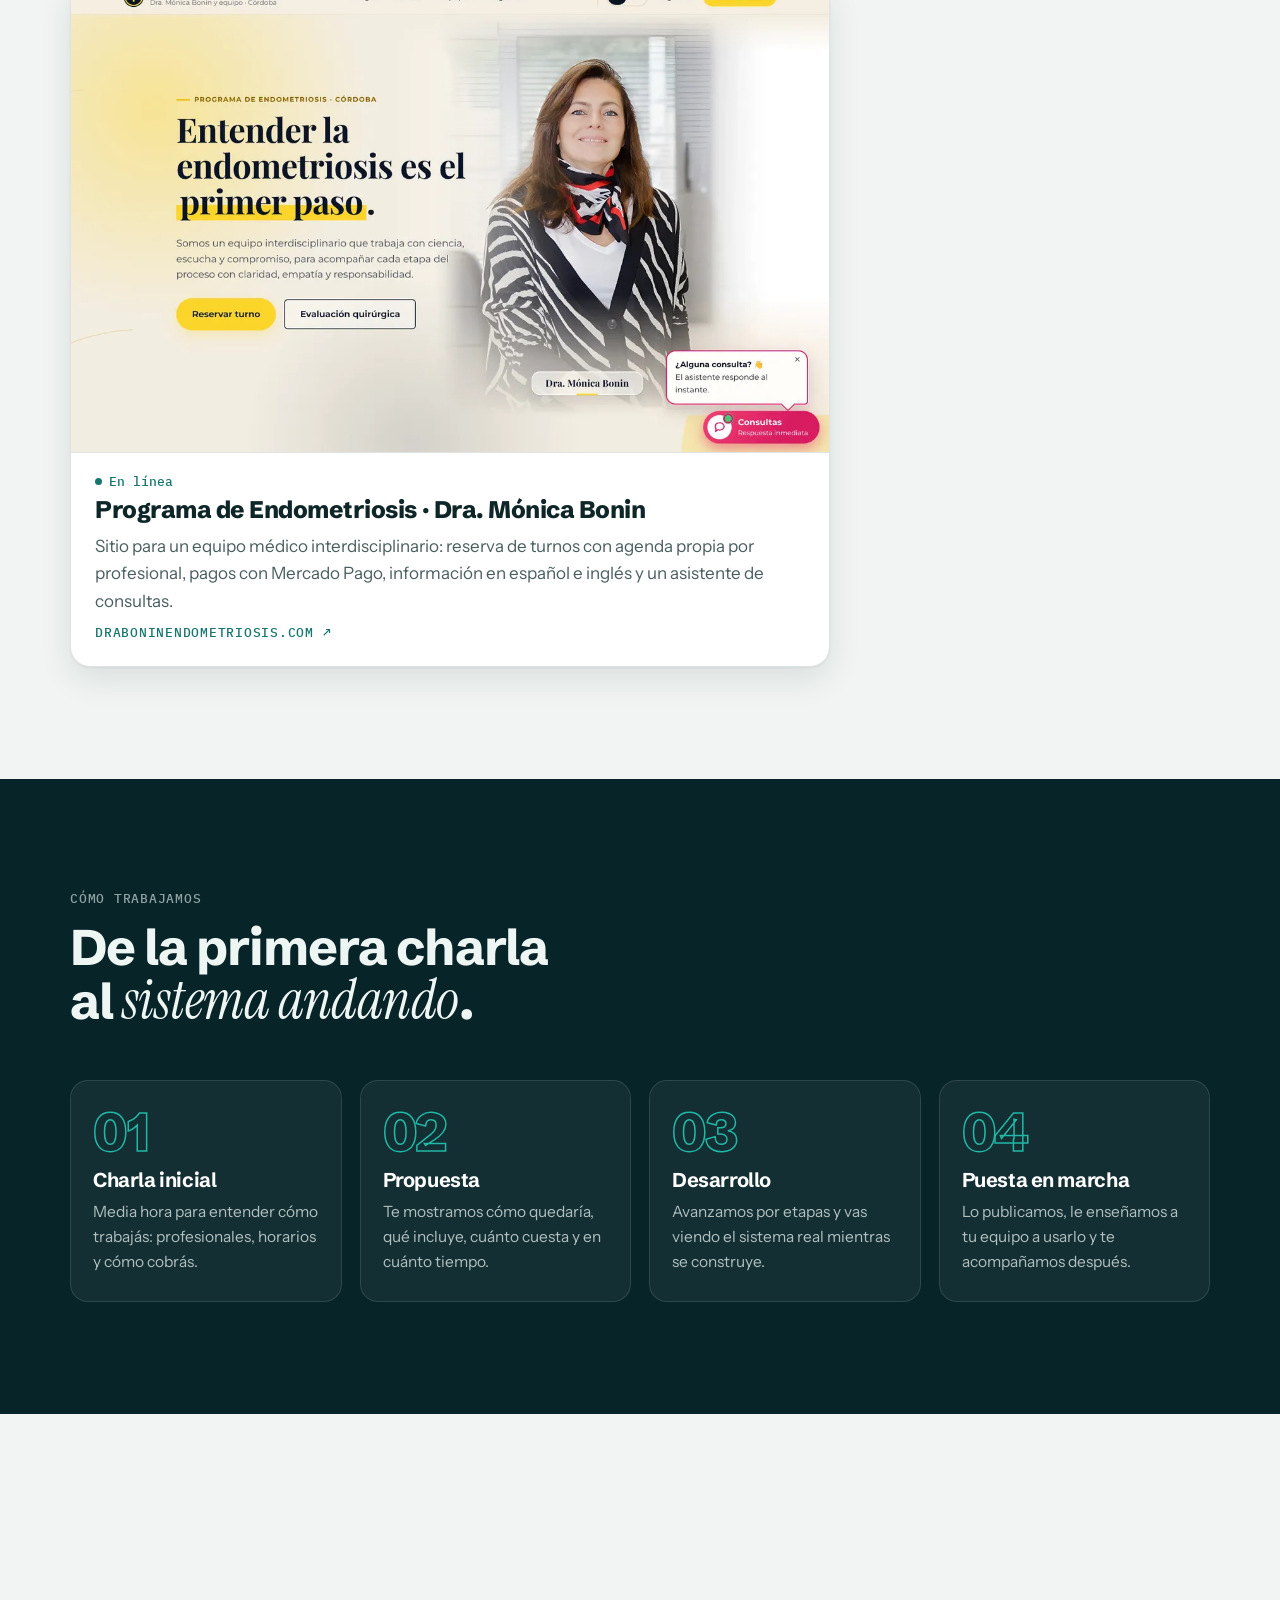
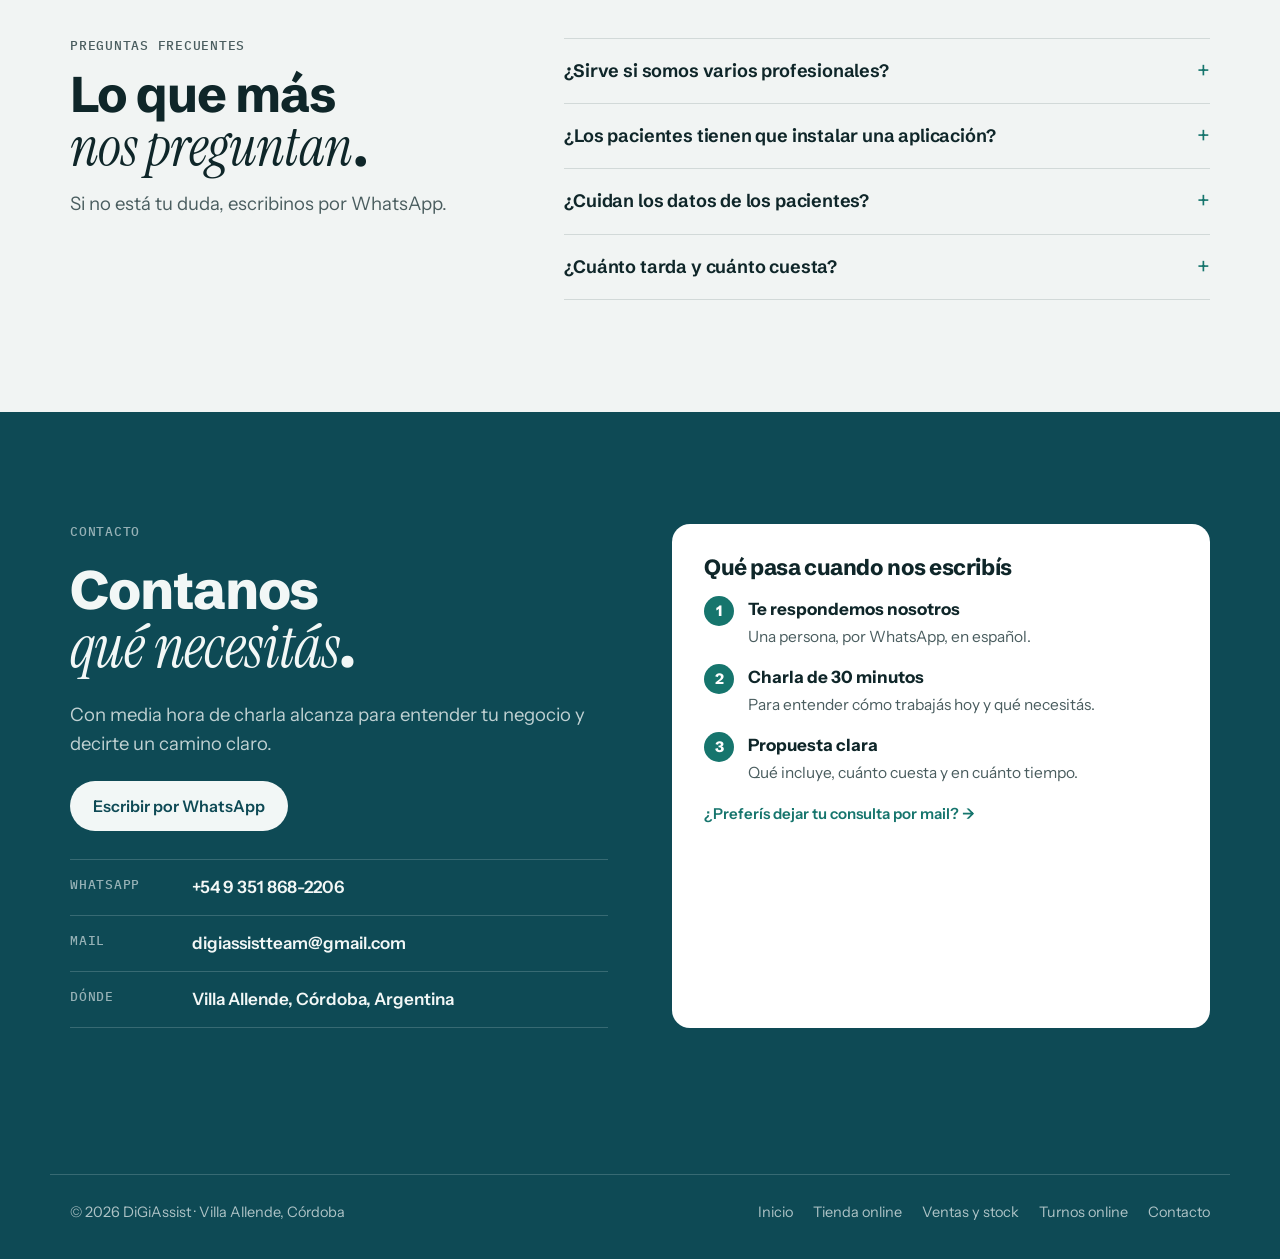
<file: turnos-online/index.html>
<!doctype html>
<html lang="es-AR">
<head>
<meta charset="utf-8">
<meta name="viewport" content="width=device-width, initial-scale=1, viewport-fit=cover">
<title>Turnos online para consultorios en Córdoba | DiGiAssist</title>
<script>try { if (localStorage.getItem("tema") === "dark") document.documentElement.setAttribute("data-theme", "dark"); } catch (e) {}</script>
<meta name="theme-color" content="#f1f4f3">
<meta name="description" content="Agenda online por profesional, pago de la consulta con Mercado Pago y atención por chat y WhatsApp. Sistema de turnos para consultorios, hecho en Córdoba.">
<link rel="canonical" href="https://digiassist.com.ar/turnos-online/">
<meta property="og:type" content="website">
<meta property="og:locale" content="es_AR">
<meta property="og:site_name" content="DiGiAssist">
<meta property="og:url" content="https://digiassist.com.ar/turnos-online/">
<meta property="og:title" content="Turnos online para consultorios en Córdoba | DiGiAssist">
<meta property="og:description" content="Agenda online por profesional, pago de la consulta con Mercado Pago y atención por chat y WhatsApp. Sistema de turnos para consultorios, hecho en Córdoba.">
<meta property="og:image" content="https://digiassist.com.ar/images/compartir.jpg">
<meta property="og:image:width" content="1200">
<meta property="og:image:height" content="630">
<meta name="twitter:card" content="summary_large_image">
<link rel="icon" type="image/png" sizes="48x48" href="/images/favicon-48.png">
<link rel="icon" type="image/png" sizes="192x192" href="/images/favicon-192.png">
<link rel="apple-touch-icon" href="/images/apple-touch-icon.png">
<link rel="preconnect" href="https://fonts.googleapis.com">
<link rel="preconnect" href="https://fonts.gstatic.com" crossorigin>
<link href="https://fonts.googleapis.com/css2?family=Schibsted+Grotesk:wght@500;600;700;800&family=Instrument+Sans:wght@400;500;600&family=IBM+Plex+Mono:wght@400;500&family=Instrument+Serif:ital@0;1&display=swap" rel="stylesheet">
<link rel="stylesheet" href="/estilo.css?v=2026-11-19j">
<script type="application/ld+json">[{"@context": "https://schema.org", "@type": "Service", "name": "Turnos online para consultorios en Córdoba", "description": "Agenda online por profesional, pago de la consulta con Mercado Pago y atención por chat y WhatsApp. Sistema de turnos para consultorios, hecho en Córdoba.", "provider": {"@type": "ProfessionalService", "name": "DiGiAssist", "url": "https://digiassist.com.ar/"}, "areaServed": {"@type": "AdministrativeArea", "name": "Córdoba, Argentina"}, "url": "https://digiassist.com.ar/turnos-online/"}, {"@context": "https://schema.org", "@type": "FAQPage", "mainEntity": [{"@type": "Question", "name": "¿Sirve si somos varios profesionales?", "acceptedAnswer": {"@type": "Answer", "text": "Sí. Cada profesional tiene su propia agenda y puede cobrar con su propia cuenta de Mercado Pago."}}, {"@type": "Question", "name": "¿Los pacientes tienen que instalar una aplicación?", "acceptedAnswer": {"@type": "Answer", "text": "No. Reservan desde el celular o la computadora, o por el chat de la página. No hace falta instalar nada."}}, {"@type": "Question", "name": "¿Cuidan los datos de los pacientes?", "acceptedAnswer": {"@type": "Answer", "text": "Sí. Los datos sensibles, como el DNI, se guardan cifrados, y revisamos con vos qué datos se piden y cuáles hacen falta."}}, {"@type": "Question", "name": "¿Cuánto tarda y cuánto cuesta?", "acceptedAnswer": {"@type": "Answer", "text": "Un sistema de turnos arranca desde USD 500 (no incluye el mantenimiento mensual) y el plazo depende de cuántos profesionales y servicios tengas. Después de una charla de 30 minutos te pasamos un precio y un plazo claros."}}]}]</script>
</head>
<body>
<canvas class="puntos" id="puntos" aria-hidden="true"></canvas>

<a class="saltar" href="#inicio">Saltar al contenido</a>
<header class="cabecera">
  <div class="envoltura">
    <a class="marca-sitio" href="/"><img src="/images/logo.webp" alt="" width="26" height="34">DiGiAssist</a>
    <nav class="menu" aria-label="Secciones">
      <a href="/#trabajos">Trabajos</a>
      <a href="/#servicios">Qué hacemos</a>
      <a href="/#paquetes">Paquetes</a>
      <a href="/#productos">Productos</a>
      <a href="#preguntas">Preguntas</a>
    </nav>
    <button class="tema-btn" type="button" id="temaBtn" aria-label="Cambiar a modo oscuro" title="Modo oscuro">
      <svg class="a-oscuro" viewBox="0 0 24 24" fill="none" stroke="currentColor" stroke-width="1.9" stroke-linecap="round" stroke-linejoin="round" aria-hidden="true"><path d="M20 14.5A8 8 0 0 1 9.5 4a8 8 0 1 0 10.5 10.5Z"/></svg>
      <svg class="a-claro" viewBox="0 0 24 24" fill="none" stroke="currentColor" stroke-width="1.9" stroke-linecap="round" stroke-linejoin="round" aria-hidden="true"><circle cx="12" cy="12" r="4"/><path d="M12 2v2M12 20v2M4.9 4.9l1.4 1.4M17.7 17.7l1.4 1.4M2 12h2M20 12h2M4.9 19.1l1.4-1.4M17.7 6.3l1.4-1.4"/></svg>
    </button>
    <button class="menu-btn" type="button" id="menuBtn" aria-label="Abrir menú" aria-expanded="false" aria-controls="menuMovil"><span></span><span></span><span></span></button>
    <a class="btn btn-lleno" href="#contacto"><span class="solo-grande">Contanos tu proyecto</span><span class="solo-chico">Contacto</span></a>
  </div>
</header>

<main id="inicio">
  <section class="portada">
    <div class="envoltura">
      <div class="portada-texto">
        <span class="pildora"><i></i>Turnos online · Córdoba</span>
        <h1>Que tus pacientes <span class="resalta">reserven y paguen online</span>.</h1>
        <p>Agenda propia por profesional, cobro con Mercado Pago y un asistente que responde las consultas. La secretaria maneja todo desde un panel.</p>
        <div class="acciones">
          <a class="btn btn-acento" href="https://wa.me/5493518682206?text=Hola%21%20Quiero%20turnos%20online%20para%20mi%20consultorio.%20%C2%BFPodemos%20hablar%3F" target="_blank" rel="noopener">Hablemos por WhatsApp</a>
          <a class="btn btn-linea" href="#incluye">Qué incluye <span class="flecha" aria-hidden="true">→</span></a>
        </div>
        <ul class="garantias" aria-label="Cómo trabajamos"><li>Soporte en español</li><li>Sin permanencia</li><li>Hecho en Córdoba</li></ul>
      </div>
      <div class="vitrina" aria-label="Ejemplo real">
        <div class="navegador">
          <div class="navegador-barra"><i><b></b><b></b><b></b></i><span>draboninendometriosis.com</span></div>
          <div class="pantallas"><img class="activa" fetchpriority="high" src="/images/bonin-pc.webp" alt="Ejemplo de Programa de Endometriosis · Dra. Mónica Bonin" width="1200" height="750"></div>
        </div>
        <div class="telefono"><div class="pantallas"><img class="activa" src="/images/bonin-movil.webp" alt="" width="420" height="909"></div></div>
      </div>
    </div>
  </section>

  <section class="seccion" id="incluye">
    <div class="envoltura">
      <div class="seccion-cab revela">
        <span class="rotulo">Qué incluye</span>
        <h2>Lo que incluye un sistema de turnos.</h2>
        <p>Armado a la medida de tu consultorio. Esto es lo que ya funciona hoy en un equipo médico real.</p>
      </div>
      <div class="incluye">
        <div class="incluye-item revela"><h3>Agenda por profesional</h3><p>Cada profesional tiene sus propios días, horarios y tipos de consulta.</p></div>
        <div class="incluye-item revela"><h3>Pago online</h3><p>Cada profesional cobra con su propia cuenta de Mercado Pago.</p></div>
        <div class="incluye-item revela"><h3>Panel para la secretaria</h3><p>Ve y maneja los turnos. Cada persona entra con su propio usuario.</p></div>
        <div class="incluye-item revela"><h3>Chat y WhatsApp con asistente</h3><p>Responde las consultas más comunes y pasa a una persona cuando hace falta.</p></div>
        <div class="incluye-item revela"><h3>Cuentas y avisos</h3><p>Cada paciente tiene su cuenta y recibe avisos por correo.</p></div>
        <div class="incluye-item revela"><h3>Dos idiomas</h3><p>El sitio está en español e inglés, para quien consulta desde afuera.</p></div>
      </div>
    </div>
  </section>

  <section class="seccion" id="casos" style="padding-top: 0;">
    <div class="envoltura">
      <div class="seccion-cab revela">
        <span class="rotulo">Funcionando hoy</span>
        <h2>Un caso real.</h2>
      </div>
      <div class="casos uno">
        <article class="caso revela">
          <img src="/images/bonin-pc.webp" alt="Sitio del Programa de Endometriosis de la Dra. Mónica Bonin" width="1200" height="750" loading="lazy">
          <div class="caso-cuerpo">
            <span class="estado">En línea</span>
            <h3>Programa de Endometriosis · Dra. Mónica Bonin</h3>
            <p>Sitio para un equipo médico interdisciplinario: reserva de turnos con agenda propia por profesional, pagos con Mercado Pago, información en español e inglés y un asistente de consultas.</p>
            <a class="rotulo" href="https://draboninendometriosis.com/" target="_blank" rel="noopener">draboninendometriosis.com ↗</a>
          </div>
        </article>
      </div>
    </div>
  </section>

  <section class="seccion proceso" id="proceso">
    <div class="envoltura">
      <div class="seccion-cab revela">
        <span class="rotulo">Cómo trabajamos</span>
        <h2>De la primera charla al <em>sistema andando</em>.</h2>
      </div>
      <ol class="pasos">
        <li class="paso revela"><h3>Charla inicial</h3><p>Media hora para entender cómo trabajás: profesionales, horarios y cómo cobrás.</p></li>
        <li class="paso revela"><h3>Propuesta</h3><p>Te mostramos cómo quedaría, qué incluye, cuánto cuesta y en cuánto tiempo.</p></li>
        <li class="paso revela"><h3>Desarrollo</h3><p>Avanzamos por etapas y vas viendo el sistema real mientras se construye.</p></li>
        <li class="paso revela"><h3>Puesta en marcha</h3><p>Lo publicamos, le enseñamos a tu equipo a usarlo y te acompañamos después.</p></li>
      </ol>
    </div>
  </section>

  <section class="seccion" id="preguntas">
    <div class="envoltura preguntas">
      <div class="seccion-cab revela">
        <span class="rotulo">Preguntas frecuentes</span>
        <h2>Lo que más <em>nos preguntan</em>.</h2>
        <p>Si no está tu duda, escribinos por WhatsApp.</p>
      </div>
      <div>
        <details><summary>¿Sirve si somos varios profesionales?</summary><p>Sí. Cada profesional tiene su propia agenda y puede cobrar con su propia cuenta de Mercado Pago.</p></details>
        <details><summary>¿Los pacientes tienen que instalar una aplicación?</summary><p>No. Reservan desde el celular o la computadora, o por el chat de la página. No hace falta instalar nada.</p></details>
        <details><summary>¿Cuidan los datos de los pacientes?</summary><p>Sí. Los datos sensibles, como el DNI, se guardan cifrados, y revisamos con vos qué datos se piden y cuáles hacen falta.</p></details>
        <details><summary>¿Cuánto tarda y cuánto cuesta?</summary><p>Un sistema de turnos arranca desde USD 500 (no incluye el mantenimiento mensual) y el plazo depende de cuántos profesionales y servicios tengas. Después de una charla de 30 minutos te pasamos un precio y un plazo claros.</p></details>
      </div>
    </div>
  </section>

  <section class="seccion contacto" id="contacto" style="padding-top: clamp(64px, 9vw, 112px);">
    <div class="envoltura">
      <div class="contacto-texto">
        <span class="rotulo" style="color: rgba(242,247,246,.6);">Contacto</span>
        <h2>Contanos <em>qué necesitás</em>.</h2>
        <p>Con media hora de charla alcanza para entender tu negocio y decirte un camino claro.</p>
        <a class="btn btn-lleno" href="https://wa.me/5493518682206?text=Hola%21%20Vi%20la%20p%C3%A1gina%20de%20turnos%20online%20y%20me%20interesa%20para%20mi%20consultorio." target="_blank" rel="noopener">Escribir por WhatsApp</a>
        <ul class="canales">
          <li><span>WhatsApp</span><a href="https://wa.me/5493518682206" target="_blank" rel="noopener">+54 9 351 868-2206</a></li>
          <li><span>Mail</span><b>digiassistteam@gmail.com</b></li>
          <li><span>Dónde</span><b>Villa Allende, Córdoba, Argentina</b></li>
        </ul>
      </div>
      <div class="formulario siguiente">
        <h3>Qué pasa cuando nos escribís</h3>
        <ol class="siguiente-lista">
          <li><b>Te respondemos nosotros</b><span>Una persona, por WhatsApp, en español.</span></li>
          <li><b>Charla de 30 minutos</b><span>Para entender cómo trabajás hoy y qué necesitás.</span></li>
          <li><b>Propuesta clara</b><span>Qué incluye, cuánto cuesta y en cuánto tiempo.</span></li>
        </ol>
        <a class="mas" href="/#contacto">¿Preferís dejar tu consulta por mail? →</a>
      </div>
    </div>
  </section>
</main>

<footer class="pie">
  <div class="envoltura">
    <span>© 2026 DiGiAssist · Villa Allende, Córdoba</span>
    <nav aria-label="Pie">
      <a href="/">Inicio</a><a href="/tienda-online/">Tienda online</a><a href="/sistema-de-ventas-y-stock/">Ventas y stock</a><a href="/turnos-online/">Turnos online</a><a href="/#contacto">Contacto</a>
    </nav>
  </div>
</footer>

<a class="wa-flotante" href="https://wa.me/5493518682206" target="_blank" rel="noopener" aria-label="Escribir por WhatsApp">
  <svg viewBox="0 0 24 24" fill="currentColor" aria-hidden="true"><path d="M12 2a10 10 0 0 0-8.6 15.1L2 22l5-1.3A10 10 0 1 0 12 2Zm0 18.2a8.2 8.2 0 0 1-4.2-1.2l-.3-.2-3 .8.8-2.9-.2-.3A8.2 8.2 0 1 1 12 20.2Zm4.5-6.1c-.2-.1-1.5-.7-1.7-.8-.2-.1-.4-.1-.6.1l-.8 1c-.1.2-.3.2-.5.1a6.7 6.7 0 0 1-3.3-2.9c-.2-.4.2-.4.7-1.3.1-.2 0-.3 0-.4l-.8-1.8c-.2-.5-.4-.4-.6-.4h-.5a1 1 0 0 0-.7.3 3 3 0 0 0-.9 2.2 5.2 5.2 0 0 0 1.1 2.7 11.8 11.8 0 0 0 4.5 4c1.7.7 2.3.8 3.2.6a2.7 2.7 0 0 0 1.8-1.3 2.2 2.2 0 0 0 .2-1.3c-.1-.1-.3-.2-.5-.3Z"/></svg>
</a>

<script>
  // Aparición suave al bajar
  (() => {
    document.documentElement.classList.add("js");
    const revelar = new IntersectionObserver(es => es.forEach(x => { if (x.isIntersecting) { x.target.classList.add("visto"); revelar.unobserve(x.target); } }), { rootMargin: "0px 0px -8% 0px" });
    document.querySelectorAll(".revela").forEach((el, i) => { el.style.transitionDelay = (i % 4) * 70 + "ms"; revelar.observe(el); });
  })();
</script>
<script src="/comun.js?v=2026-11-19j" defer></script>
</body>
</html>
</file>
<file: estilo.css>
/* Layout: estudio chico que muestra el trabajo primero. Arriba la promesa y capturas reales; después los trabajos
     con su dominio, qué hacemos, productos propios, cómo trabajamos, preguntas, la franja de marcas y el contacto.
     Fondo claro y frío, tinta verde petróleo como el logo, el dominio de cada trabajo en monoespaciada. */
  :root {
    --fondo: #f1f4f3;
    --superficie: #ffffff;
    --hundido: #e6ebe9;
    --tinta: #0f2629;
    --tinta-2: #4a5d5f;
    --linea: rgba(15, 38, 41, .13);
    --marca: #16756d;
    --marca-fuerte: #0e4a55;
    --sobre-marca: #ffffff;
    --senal: #5b6f71;
    --acento: #22b8a6;
    --noche: #072429;
    --sombra: 0 1px 2px rgba(15, 38, 41, .06), 0 12px 32px rgba(15, 38, 41, .10);
    --display: "Schibsted Grotesk", "Helvetica Neue", Arial, sans-serif;
    --texto: "Instrument Sans", "Helvetica Neue", Arial, sans-serif;
    --mono: "IBM Plex Mono", ui-monospace, Menlo, monospace;
    --serif: "Instrument Serif", "Iowan Old Style", Georgia, serif;
    --ancho: 1180px;
    /* portada y puntitos: en claro, tinta oscura sobre fondo claro */
    --h-rgb: 15, 38, 41; --h-txt: #0f2629; --h-bg: transparent;
    --glow-a: rgba(31, 168, 150, .20); --glow-b: rgba(62, 224, 181, .16);
    --h-sombra: 0 34px 60px -28px rgba(15, 38, 41, .5);
    --puntos-rgb: 14, 98, 92; --puntos-fuerza: 1.25; --acento-txt: #12807a;
  }
  :root[data-theme="dark"] {
    --fondo: #0c1719; --superficie: #122124; --hundido: #172a2d; --tinta: #e4ecea; --tinta-2: #9cb0ad; --linea: rgba(228, 236, 234, .13);
    --marca: #52b9ad; --marca-fuerte: #8fd4ca; --sobre-marca: #08191a; --senal: #9cb0ad; --acento: #3ee0b5; --noche: #061b1f; --sombra: 0 1px 2px rgba(0,0,0,.3), 0 14px 36px rgba(0,0,0,.35);
    color-scheme: dark;
    --h-rgb: 238, 246, 244; --h-txt: #eef6f4; --h-bg: var(--noche);
    --glow-a: rgba(31, 168, 150, .45); --glow-b: rgba(62, 224, 181, .22);
    --h-sombra: 0 40px 80px -30px rgba(0, 0, 0, .7);
    --puntos-rgb: 82, 185, 173; --puntos-fuerza: 1; --acento-txt: var(--acento);
  }

  * { box-sizing: border-box; }
  html { scroll-behavior: smooth; scroll-padding-top: calc(72px + env(safe-area-inset-top, 0px)); }
  body { margin: 0; background: var(--fondo); color: var(--tinta); font: 400 17px/1.6 var(--texto); -webkit-font-smoothing: antialiased; }
  img { max-width: 100%; height: auto; display: block; }
  main { overflow-x: clip; }
  a { color: inherit; }
  h1, h2, h3 { font-family: var(--display); line-height: 1.08; letter-spacing: -.02em; margin: 0; text-wrap: balance; }
  p { margin: 0; }
  :focus-visible { outline: 2px solid var(--marca); outline-offset: 3px; border-radius: 4px; }
  .envoltura { max-width: var(--ancho); margin: 0 auto; padding-left: max(20px, env(safe-area-inset-left, 0px)); padding-right: max(20px, env(safe-area-inset-right, 0px)); }
  .rotulo { font: 500 12.5px/1.2 var(--mono); letter-spacing: .06em; text-transform: uppercase; color: var(--tinta-2); }
  .seccion { padding-block: clamp(64px, 9vw, 112px); }
  .seccion-cab { display: grid; gap: 14px; max-width: 720px; margin-bottom: clamp(32px, 5vw, 52px); }
  .seccion-cab h2 { font-size: clamp(32px, 4.6vw, 50px); font-weight: 750; }
  .seccion-cab p { color: var(--tinta-2); font-size: 18.5px; max-width: 60ch; }

  /* botones */
  .btn { display: inline-flex; align-items: center; justify-content: center; gap: 10px; min-height: 50px; padding: 0 22px; border-radius: 999px; font: 600 16px/1 var(--texto);
    text-decoration: none; border: 1.5px solid transparent; cursor: pointer; transition: transform .15s, background-color .15s; }
  .btn:active { transform: translateY(1px); }
  .btn-lleno { background: var(--marca); color: var(--sobre-marca); }
  .btn-lleno:hover { background: var(--marca-fuerte); }
  .btn-linea { border-color: var(--linea); background: var(--superficie); color: var(--tinta); }
  .btn-linea:hover { border-color: var(--tinta-2); }
  .btn svg { width: 19px; height: 19px; flex: none; }
  .btn .flecha { transition: transform .2s; }
  .btn:hover .flecha { transform: translateX(4px); }
  .btn-acento { background: var(--acento); color: #04211f; box-shadow: 0 10px 28px -8px color-mix(in srgb, var(--acento) 70%, transparent); }
  .btn-acento:hover { background: color-mix(in srgb, var(--acento) 82%, #fff); }

  /* cabecera */
  body::before { content: ""; position: fixed; inset: 0 0 auto; height: env(safe-area-inset-top, 0px); z-index: 10; background: var(--fondo); }
  .cabecera { position: sticky; top: env(safe-area-inset-top, 0px); z-index: 9; background: color-mix(in srgb, var(--fondo) 88%, transparent); backdrop-filter: blur(10px); border-bottom: 1px solid var(--linea); }
  .cabecera .envoltura { display: flex; align-items: center; gap: 24px; height: 68px; }
  .marca-sitio { display: flex; align-items: center; gap: 10px; text-decoration: none; font: 750 20px/1 var(--display); letter-spacing: -.02em; }
  .marca-sitio img { width: 26px; height: auto; }
  :root[data-theme="dark"] .marca-sitio img { filter: brightness(0) invert(.92); }
  .menu { display: flex; gap: 26px; margin-left: auto; }
  .menu a { text-decoration: none; font-weight: 500; font-size: 15.5px; color: var(--tinta-2); }
  .menu a:hover { color: var(--tinta); }
  .cabecera .btn { min-height: 42px; padding: 0 18px; font-size: 15px; }
  .solo-chico { display: none; }
  .puntos { position: fixed; inset: 0; width: 100%; height: 100%; z-index: 0; pointer-events: none; }
  main, .pie { position: relative; z-index: 1; }
  .tema-btn { flex: none; width: 40px; height: 40px; border-radius: 50%; border: 1px solid var(--linea); background: var(--superficie); color: var(--tinta); display: grid; place-items: center; cursor: pointer; padding: 0; transition: border-color .2s; }
  .tema-btn:hover { border-color: var(--tinta-2); }
  .tema-btn svg { width: 19px; height: 19px; }
  .tema-btn .a-claro { display: none; }
  :root[data-theme="dark"] .tema-btn .a-oscuro { display: none; }
  :root[data-theme="dark"] .tema-btn .a-claro { display: block; }
  @media (max-width: 1080px) { .menu { display: none; } .tema-btn { margin-left: auto; } }
  @media (max-width: 520px) { .solo-grande { display: none; } .solo-chico { display: inline; } }

  /* portada: clara por defecto (oscura en modo oscuro), frase que rota, vitrina viva con capturas que cambian y avisos que aparecen */
  .portada { position: relative; overflow: hidden; background: var(--h-bg); color: var(--h-txt); padding-block: clamp(48px, 7vw, 96px) clamp(64px, 8vw, 110px); isolation: isolate; }
  .portada::before { content: ""; position: absolute; inset: -20% -10% auto auto; width: 70vw; height: 70vw; max-width: 900px; max-height: 900px; z-index: -1;
    background: radial-gradient(circle at 60% 40%, var(--glow-a), transparent 58%), radial-gradient(circle at 30% 70%, var(--glow-b), transparent 52%); filter: blur(10px); animation: respirar 12s ease-in-out infinite alternate; }
  @keyframes respirar { to { transform: translate(-6%, 8%) scale(1.08); } }
  .portada .envoltura { display: grid; grid-template-columns: minmax(0, 1.12fr) minmax(0, 1fr); gap: clamp(32px, 5vw, 64px); align-items: center; }
  .portada-texto { display: grid; gap: 26px; min-width: 0; }
  .pildora { justify-self: start; display: inline-flex; align-items: center; gap: 10px; padding: 7px 14px 7px 10px; border-radius: 999px; border: 1px solid rgba(var(--h-rgb), .18); background: rgba(var(--h-rgb), .06);
    font: 500 13px/1 var(--mono); letter-spacing: .03em; color: rgba(var(--h-rgb), .85); }
  .pildora i { width: 8px; height: 8px; border-radius: 50%; background: #3ee0b5; box-shadow: 0 0 0 0 rgba(62, 224, 181, .6); animation: latido 2s infinite; }
  @keyframes latido { 70% { box-shadow: 0 0 0 9px rgba(62, 224, 181, 0); } 100% { box-shadow: 0 0 0 0 rgba(62, 224, 181, 0); } }
  .portada h1 { font-size: clamp(38px, 4.8vw, 66px); font-weight: 800; letter-spacing: -.04em; line-height: 1.02; }
  .rota { position: relative; display: block; width: fit-content; max-width: 100%; color: var(--acento-txt); font-family: var(--serif); font-style: italic; font-weight: 400; font-size: 1.16em; letter-spacing: -.015em; line-height: .96; }
  .rota span { display: inline-block; white-space: nowrap; }
  @media (max-width: 420px) { .rota span { white-space: normal; } }
  .rota.sale span { animation: salir .35s cubic-bezier(.6, 0, .8, .4) forwards; }
  .rota.entra span { animation: entrar .5s cubic-bezier(.2, .9, .3, 1.2); }
  @keyframes salir { to { transform: translateY(-60%); opacity: 0; filter: blur(4px); } }
  @keyframes entrar { from { transform: translateY(60%); opacity: 0; filter: blur(4px); } }
  .rota::after { content: ""; position: absolute; left: 0; right: 0; bottom: .02em; height: .1em; border-radius: 99px; background: currentColor; opacity: .35; }
  .portada-texto > p { font-size: clamp(18px, 1.8vw, 21px); color: rgba(var(--h-rgb), .78); max-width: 46ch; }
  .acciones { display: flex; flex-wrap: wrap; gap: 12px; }
  .portada .btn-linea { background: transparent; color: var(--h-txt); border-color: rgba(var(--h-rgb), .28); }
  .portada .btn-linea:hover { border-color: var(--h-txt); }
  .cifras { display: grid; grid-template-columns: repeat(3, 1fr); max-width: 540px; margin-top: 6px; border: 1px solid rgba(var(--h-rgb), .16); border-radius: 18px; background: rgba(var(--h-rgb), .05); backdrop-filter: blur(6px); }
  .cifras div { display: grid; gap: 4px; justify-items: center; text-align: center; padding: 18px 10px 16px; }
  .cifras div + div { border-left: 1px solid rgba(var(--h-rgb), .14); }
  .cifras b { font: 800 34px/1 var(--display); letter-spacing: -.03em; color: var(--h-txt); }
  .cifras span { font-size: 13.5px; line-height: 1.25; color: rgba(var(--h-rgb), .66); }

  .vitrina { position: relative; min-width: 0; padding: 26px 34px 70px 0; }
  .navegador { position: relative; border-radius: 14px; overflow: hidden; background: #0f2125; box-shadow: var(--h-sombra), 0 0 0 1px rgba(var(--h-rgb), .14); transform: perspective(1400px) rotateY(-7deg) rotateX(3deg); transition: transform .6s; }
  .vitrina:hover .navegador { transform: perspective(1400px) rotateY(-2deg) rotateX(1deg); }
  .navegador-barra { display: flex; align-items: center; gap: 12px; height: 34px; padding: 0 12px; background: #13292d; border-bottom: 1px solid rgba(238, 246, 244, .1); }
  .navegador-barra i { display: flex; gap: 6px; }
  .navegador-barra i b { width: 9px; height: 9px; border-radius: 50%; background: rgba(238, 246, 244, .22); }
  .navegador-barra i b:first-child { background: #16756d; } .navegador-barra i b:nth-child(2) { background: #22b8a6; } .navegador-barra i b:nth-child(3) { background: #3ee0b5; }
  .navegador-barra span { flex: 1; min-width: 0; font: 400 12px/1 var(--mono); color: rgba(238, 246, 244, .7); text-align: center; overflow: hidden; text-overflow: ellipsis; white-space: nowrap; padding-right: 40px; }
  .pantallas { position: relative; aspect-ratio: 1200 / 750; }
  .pantallas img, .telefono .pantallas img { position: absolute; inset: 0; width: 100%; height: 100%; object-fit: cover; object-position: top; opacity: 0; transform: scale(1.03); transition: opacity .9s, transform 1.4s; }
  .pantallas img.activa { opacity: 1; transform: none; }
  .telefono { position: absolute; right: 0; bottom: 8px; width: 27%; max-width: 176px; border-radius: 26px; padding: 7px; background: #050f11; box-shadow: 0 30px 60px -20px rgba(0, 0, 0, .8), 0 0 0 1px rgba(238, 246, 244, .14); animation: flotar 6s ease-in-out infinite; }
  .telefono .pantallas { aspect-ratio: 420 / 909; border-radius: 20px; overflow: hidden; }
  @keyframes flotar { 50% { transform: translateY(-10px); } }
  .aviso { position: absolute; z-index: 2; display: grid; grid-template-columns: auto minmax(0, 1fr); gap: 2px 11px; align-items: center; padding: 11px 15px 11px 11px; border-radius: 14px;
    background: rgba(255, 255, 255, .96); color: #0f2629; box-shadow: 0 18px 40px -12px rgba(0, 0, 0, .55); font-size: 13px; line-height: 1.25; max-width: 240px;
    opacity: 0; transform: translateY(14px) scale(.92); transition: opacity .45s, transform .55s cubic-bezier(.2, .9, .3, 1.3); }
  .aviso.ve { opacity: 1; transform: none; }
  .aviso i { grid-row: span 2; width: 34px; height: 34px; border-radius: 10px; display: grid; place-items: center; color: #fff; }
  .aviso i svg { width: 18px; height: 18px; }
  .aviso b { font-weight: 700; font-size: 13.5px; }
  .aviso small { color: #5a6b6d; font-size: 12.5px; }
  .aviso-1 { left: -26px; top: 6%; } .aviso-1 i { background: #16756d; }
  .aviso-2 { right: 18%; top: -4%; } .aviso-2 i { background: #0e4a55; }
  .aviso-3 { left: 6%; bottom: 6%; } .aviso-3 i { background: #12907f; }
  .aviso-4 { right: -6px; top: 34%; } .aviso-4 i { background: #0b6b73; }
  @media (max-width: 880px) {
    .portada .envoltura { grid-template-columns: 1fr; }
    .vitrina { padding: 34px 18px 64px 0; }
    .navegador { transform: none; }
    .aviso-1 { left: -6px; } .aviso-4 { right: 0; top: 40%; }
    .aviso { max-width: 210px; font-size: 12px; }
  }

  /* franja de servicios en movimiento */
  .franja { position: relative; z-index: 3; margin-top: -26px; transform: rotate(-2deg); background: var(--acento); color: #04211f; padding-block: 16px; overflow: hidden; box-shadow: 0 16px 40px -18px rgba(0, 0, 0, .5); }
  .franja-pista { display: flex; width: max-content; animation: correr 26s linear infinite; }
  .franja-grupo { display: flex; align-items: center; gap: 28px; padding-right: 28px; font: 800 clamp(22px, 3vw, 34px)/1 var(--display); letter-spacing: -.02em; white-space: nowrap; }
  .franja-grupo svg { width: 22px; height: 22px; flex: none; }

  /* aparecer al bajar: el contenido siempre está visible, solo se acomoda */
  .js .revela { transform: translateY(26px); transition: transform .8s cubic-bezier(.2, .8, .2, 1); }
  .js .revela.visto { transform: none; }

  /* trabajos */
  .carrusel { overflow: hidden; cursor: grab; touch-action: pan-y; user-select: none; -webkit-user-select: none;
    mask-image: linear-gradient(90deg, transparent, #000 10%, #000 90%, transparent); -webkit-mask-image: linear-gradient(90deg, transparent, #000 10%, #000 90%, transparent); }
  .carrusel.arrastrando { cursor: grabbing; }
  .carrusel-pista { display: flex; gap: 26px; width: max-content; padding-block: 14px 26px; will-change: transform; }
  .carrusel .trabajo { flex: none; width: min(540px, 82vw); }
  .carrusel img { -webkit-user-drag: none; }
  .carrusel-controles { display: flex; align-items: center; justify-content: space-between; gap: 16px; margin-bottom: 34px; }
  .carrusel-controles div { display: flex; gap: 10px; }
  .flecha-btn { width: 48px; height: 48px; border-radius: 50%; display: grid; place-items: center; border: 1.5px solid var(--linea); background: var(--superficie); color: var(--tinta); cursor: pointer; transition: border-color .2s, transform .2s; }
  .flecha-btn:hover { border-color: var(--marca); transform: scale(1.06); }
  .flecha-btn svg { width: 20px; height: 20px; }
  .trabajo { display: grid; grid-template-rows: auto 1fr; background: var(--superficie); border: 1px solid var(--linea); border-radius: 16px; overflow: hidden; min-width: 0; }
  .trabajo-foto { position: relative; display: block; background: var(--hundido); aspect-ratio: 16 / 10; overflow: hidden; }
  .trabajo-foto img { width: 100%; height: 100%; object-fit: cover; object-position: top center; transition: transform .5s; }
  .trabajo { transition: transform .35s cubic-bezier(.2, .8, .2, 1), box-shadow .35s; }
  .trabajo:hover { transform: translateY(-6px) !important; box-shadow: var(--sombra); }
  .trabajo:hover .trabajo-foto > img:first-child { transform: scale(1.04); }
  a.trabajo-foto::after { content: "Ver sitio ↗"; position: absolute; left: 16px; top: 16px; padding: 8px 14px; border-radius: 999px; background: var(--acento); color: #04211f; font: 700 14px/1 var(--texto);
    opacity: 0; transform: translateY(-6px); transition: opacity .25s, transform .25s; }
  a.trabajo-foto:hover::after, a.trabajo-foto:focus-visible::after { opacity: 1; transform: none; }
  .trabajo-foto .mini { position: absolute; right: 16px; bottom: 16px; width: 20%; height: auto; border-radius: 14px; border: 4px solid #050f11; box-shadow: 0 18px 30px -10px rgba(0, 0, 0, .6); transition: transform .5s; }
  .trabajo:hover .trabajo-foto .mini { transform: translateY(-8px) rotate(-3deg); }
  .trabajo-cuerpo { display: grid; align-content: start; gap: 12px; padding: 22px 24px 26px; }
  .trabajo-cuerpo .rotulo a { color: var(--marca); text-decoration: none; text-transform: none; letter-spacing: .01em; font-size: 13.5px; }
  .trabajo-cuerpo .rotulo a:hover { text-decoration: underline; }
  .trabajo h3 { font-size: 25px; font-weight: 750; }
  .trabajo p { color: var(--tinta-2); font-size: 16.5px; }
  .etiquetas { display: flex; flex-wrap: wrap; gap: 6px; padding-top: 4px; }
  .etiquetas li { list-style: none; font-size: 13px; font-weight: 500; padding: 5px 10px; border-radius: 999px; background: var(--hundido); color: var(--tinta-2); }
  .etiquetas { margin: 0; padding-left: 0; }
  .estado { display: inline-flex; align-items: center; gap: 7px; font: 500 12.5px/1 var(--mono); color: var(--marca); }
  .estado::before { content: ""; width: 7px; height: 7px; border-radius: 50%; background: currentColor; }
  .estado.pronto { color: var(--senal); }
  .boceto { display: grid; grid-template-columns: 30% 1fr; gap: 10px; height: 100%; padding: 22px; background: repeating-linear-gradient(0deg, transparent 0 23px, var(--linea) 23px 24px), var(--hundido); }
  .boceto i { display: block; border: 1.5px dashed var(--tinta-2); border-radius: 8px; opacity: .55; }
  .boceto .col { display: grid; gap: 10px; grid-template-rows: 28px repeat(4, 1fr); }
  .boceto .principal { display: grid; gap: 10px; grid-template-rows: 28px 1.4fr 1fr; }
  .boceto .fila2 { display: grid; grid-template-columns: 1fr 1fr 1fr; gap: 10px; }
  .trabajo-invita { display: flex; flex-wrap: wrap; align-items: center; justify-content: space-between; gap: 18px 40px; padding: clamp(24px, 3.4vw, 40px); border-radius: 20px; background: var(--hundido); border: 1px dashed var(--tinta-2); }
  .trabajo-invita > div { display: grid; gap: 10px; flex: 1 1 420px; min-width: 0; }
  .trabajo-invita h3 { font-size: clamp(26px, 3vw, 34px); font-weight: 800; letter-spacing: -.03em; }
  .trabajo-invita p { color: var(--tinta-2); font-size: 17px; max-width: 62ch; }

  /* qué hacemos */
  .servicios { display: grid; grid-template-columns: repeat(4, minmax(0, 1fr)); border-top: 1px solid var(--linea); }
  .servicio { display: grid; align-content: start; gap: 12px; padding: 28px 24px 8px 0; min-width: 0; }
  .servicio + .servicio { padding-left: 24px; border-left: 1px solid var(--linea); }
  .servicio svg { width: 54px; height: 54px; padding: 13px; border-radius: 16px; color: #fff; background: linear-gradient(135deg, var(--marca), var(--marca-fuerte)); box-shadow: 0 12px 24px -12px var(--marca); transition: transform .35s cubic-bezier(.2, .9, .3, 1.4); }
  .servicio:nth-child(2) svg { background: linear-gradient(135deg, #22b8a6, #0f7f74); box-shadow: 0 12px 24px -12px #22b8a6; }
  .servicio:nth-child(3) svg { background: linear-gradient(135deg, #0e4a55, #072429); box-shadow: 0 12px 24px -12px #0e4a55; }
  .servicio:nth-child(4) svg { background: linear-gradient(135deg, #25b8a3, #0d7c6c); box-shadow: 0 12px 24px -12px #25b8a3; }
  .servicio:hover svg { transform: translateY(-4px) rotate(-6deg); }
  :root[data-theme="dark"] .servicio svg { color: #fff; }
  .servicio h3 { font-size: 21px; font-weight: 700; }
  .servicio p { color: var(--tinta-2); font-size: 16px; }
  .servicio ul { margin: 4px 0 0; padding: 0; list-style: none; display: grid; gap: 6px; font-size: 15px; }
  .servicio li { display: flex; gap: 8px; }
  .servicio li::before { content: "–"; color: var(--marca); }
  @media (max-width: 960px) { .servicios { grid-template-columns: repeat(2, minmax(0, 1fr)); } .servicio:nth-child(3) { padding-left: 0; border-left: 0; } .servicio:nth-child(n+3) { border-top: 1px solid var(--linea); margin-top: 18px; } }
  @media (max-width: 560px) { .servicios { grid-template-columns: 1fr; } .servicio + .servicio { padding-left: 0; border-left: 0; border-top: 1px solid var(--linea); margin-top: 0; } }

  /* productos */
  .producto { display: grid; grid-template-columns: minmax(0, .9fr) minmax(0, 1.1fr); gap: clamp(28px, 4vw, 56px); align-items: center; padding-block: 28px; }
  .producto + .producto { border-top: 1px solid var(--linea); margin-top: 28px; padding-top: 56px; }
  .producto.invertido .producto-foto { order: -1; }
  .producto-texto { display: grid; gap: 16px; min-width: 0; }
  .producto h3 { font-size: clamp(28px, 3.4vw, 38px); font-weight: 750; }
  .producto-texto > p { color: var(--tinta-2); }
  .producto ul { margin: 0; padding: 0; list-style: none; display: grid; grid-template-columns: 1fr 1fr; gap: 8px 18px; font-size: 15.5px; }
  .producto li { display: flex; gap: 9px; align-items: baseline; }
  .producto li::before { content: ""; flex: none; width: 13px; height: 8px; border-left: 2px solid var(--marca); border-bottom: 2px solid var(--marca); transform: rotate(-45deg) translateY(-3px); }
  .producto-foto { border-radius: 12px; overflow: hidden; border: 1px solid var(--linea); box-shadow: var(--sombra); background: var(--superficie); min-width: 0; }
  .nota-chica { font-size: 14.5px; color: var(--tinta-2); }
  @media (max-width: 860px) { .producto { grid-template-columns: 1fr; } .producto.invertido .producto-foto { order: 0; } }
  @media (max-width: 460px) { .producto ul { grid-template-columns: 1fr; } }

  /* asistentes */
  .asistentes { display: grid; grid-template-columns: repeat(2, minmax(0, 1fr)); gap: 0 40px; border-top: 1px solid var(--linea); }
  .asistente { display: grid; grid-template-columns: minmax(0, 1fr) auto; gap: 6px 20px; align-items: center; padding: 22px 0; border-bottom: 1px solid var(--linea); }
  .asistente h3 { font-size: 19px; font-weight: 700; }
  .asistente p { grid-column: 1; color: var(--tinta-2); font-size: 15.5px; }
  .asistente a { grid-column: 2; grid-row: 1 / span 2; font-weight: 600; font-size: 15px; padding-block: 11px; color: var(--marca); text-decoration: none; white-space: nowrap; }
  .asistente a:hover { text-decoration: underline; }
  @media (max-width: 760px) { .asistentes { grid-template-columns: 1fr; } }

  /* cómo trabajamos */
  .pasos { display: grid; grid-template-columns: repeat(4, minmax(0, 1fr)); gap: 18px; counter-reset: paso; margin: 0; padding: 0; list-style: none; }
  .proceso { background: var(--noche); color: #eef6f4; margin-bottom: clamp(64px, 9vw, 112px); }
  .proceso .rotulo { color: rgba(238, 246, 244, .6); }
  .paso { position: relative; display: grid; align-content: start; gap: 10px; padding: 24px 22px 26px; border-radius: 18px; background: rgba(238, 246, 244, .05); border: 1px solid rgba(238, 246, 244, .12); counter-increment: paso; transition: background-color .3s, transform .35s; }
  .paso:hover { background: rgba(238, 246, 244, .09); }
  .paso::before { content: counter(paso, decimal-leading-zero); font: 800 54px/1 var(--display); letter-spacing: -.04em; color: transparent; -webkit-text-stroke: 1.5px var(--acento); }
  .paso h3 { font-size: 20px; font-weight: 700; color: #fff; }
  .paso p { color: rgba(238, 246, 244, .72); font-size: 15.5px; }
  @media (max-width: 860px) { .pasos { grid-template-columns: 1fr 1fr; row-gap: 30px; } }
  @media (max-width: 480px) { .pasos { grid-template-columns: 1fr; } }

  /* preguntas */
  .preguntas { display: grid; grid-template-columns: minmax(0, .8fr) minmax(0, 1.2fr); gap: clamp(28px, 5vw, 64px); }
  .preguntas .seccion-cab { margin: 0; align-content: start; }
  details { border-bottom: 1px solid var(--linea); }
  details:first-child { border-top: 1px solid var(--linea); }
  summary { list-style: none; cursor: pointer; display: flex; justify-content: space-between; gap: 18px; padding: 20px 0; font: 650 18px/1.35 var(--display); letter-spacing: -.01em; }
  summary::-webkit-details-marker { display: none; }
  summary::after { content: "+"; flex: none; font: 400 24px/1 var(--texto); color: var(--marca); transition: transform .2s; }
  details[open] summary::after { transform: rotate(45deg); }
  details p { padding: 0 0 22px; color: var(--tinta-2); max-width: 62ch; }
  @media (max-width: 820px) { .preguntas { grid-template-columns: 1fr; } }

  /* franja de marcas: flota sobre el corte entre secciones */
  .confian { position: relative; z-index: 2; margin-block: 0 -54px; }
  .confian-titulo { text-align: center; font-size: clamp(24px, 2.8vw, 32px); font-weight: 800; margin-bottom: 20px; }
  .confian-caja { padding: 22px 26px; border-radius: 18px; background: var(--superficie); border: 1px solid var(--linea); box-shadow: var(--sombra); }
  .cinta { overflow: hidden; mask-image: linear-gradient(90deg, transparent, #000 8%, #000 92%, transparent); -webkit-mask-image: linear-gradient(90deg, transparent, #000 8%, #000 92%, transparent); }
  .cinta-pista { display: flex; width: max-content; animation: correr 32s linear infinite; }
  .cinta:hover .cinta-pista { animation-play-state: paused; }
  .cinta-grupo { display: flex; align-items: center; gap: 56px; padding-right: 56px; }
  @keyframes correr { to { transform: translateX(-50%); } }
  .logo-cliente { display: flex; align-items: center; gap: 10px; height: 44px; color: var(--tinta); text-decoration: none; opacity: .82; transition: opacity .2s; }
  .logo-cliente:hover { opacity: 1; }
  .logo-cliente .silueta { display: block; height: 30px; background: currentColor; -webkit-mask: var(--img) center / contain no-repeat; mask: var(--img) center / contain no-repeat; }
  .logo-navara .silueta { --img: url("images/marca-navara.png"); width: 118px; }
  .logo-korva .silueta { --img: url("images/marca-korva.png"); width: 76px; height: 33px; }
  .logo-bonin svg { width: 34px; height: 34px; flex: none; }
  .logo-bonin span { display: grid; font: 600 15px/1.1 Georgia, "Times New Roman", serif; }
  .logo-bonin small { font: 500 11.5px/1.2 var(--texto); color: var(--tinta-2); }
  .logo-tecno { font: 700 17px/1 var(--display); letter-spacing: .26em; }
  @media (max-width: 640px) { .confian-caja { padding: 16px 12px; } }
  @media (prefers-reduced-motion: reduce) {
    .portada::before, .telefono, .pildora i { animation: none; }
    .franja-pista { animation: none; }
    .carrusel .trabajo { transition: none; }
    .js .revela { transform: none; transition: none; }
    .aviso { transition: none; }
    .cinta-pista { animation: none; width: auto; }
    .cinta-grupo { flex-wrap: wrap; gap: 18px 40px; padding-right: 0; }
    .cinta-grupo[aria-hidden="true"] { display: none; }
    .trabajo-foto img, .btn { transition: none; }
    html { scroll-behavior: auto; }
  }

  /* contacto */
  .contacto { background: var(--marca-fuerte); color: #f2f7f6; padding-top: calc(clamp(64px, 9vw, 112px) + 54px); }
  :root[data-theme="dark"] .contacto { background: #0a2a2d; }
  .contacto .envoltura { display: grid; grid-template-columns: minmax(0, 1fr) minmax(0, 1fr); gap: clamp(32px, 5vw, 72px); }
  .contacto h2 { font-size: clamp(34px, 4.8vw, 54px); font-weight: 800; }
  .contacto-texto { display: grid; align-content: start; gap: 22px; min-width: 0; }
  .contacto-texto > p { color: rgba(242, 247, 246, .78); font-size: 18.5px; max-width: 44ch; }
  .canales { display: grid; gap: 0; margin: 6px 0 0; padding: 0; list-style: none; border-top: 1px solid rgba(242, 247, 246, .18); }
  .canales li { display: grid; grid-template-columns: 110px minmax(0, 1fr); gap: 12px; padding: 14px 0; border-bottom: 1px solid rgba(242, 247, 246, .18); }
  .canales span { font: 500 12.5px/1.6 var(--mono); letter-spacing: .06em; text-transform: uppercase; color: rgba(242, 247, 246, .6); }
  .canales a, .canales b { font-weight: 600; text-decoration: none; overflow-wrap: anywhere; }
  .canales a:hover { text-decoration: underline; }
  .contacto-texto .btn-lleno { background: #f2f7f6; color: #0e4a55; justify-self: start; }
  .contacto-texto .btn-lleno:hover { background: #ffffff; }
  .formulario .btn { justify-self: start; }
  .formulario { display: grid; gap: 16px; align-content: start; padding: clamp(22px, 3vw, 32px); border-radius: 18px; background: var(--superficie); color: var(--tinta); min-width: 0; }
  .formulario h3 { font-size: 22px; font-weight: 750; }
  .campo { display: grid; gap: 6px; }
  .campo label { font-size: 14px; font-weight: 600; }
  .campo input, .campo select, .campo textarea { width: 100%; padding: 12px 14px; border-radius: 10px; border: 1.5px solid var(--linea); background: var(--fondo); color: var(--tinta); font: 400 16px/1.4 var(--texto); }
  .campo textarea { min-height: 116px; resize: vertical; }
  .campo input:focus, .campo select:focus, .campo textarea:focus { outline: none; border-color: var(--marca); }
  .trampa { position: absolute; left: -9999px; width: 1px; height: 1px; opacity: 0; }
  .form-estado { min-height: 1.4em; font-size: 15px; font-weight: 500; color: var(--marca); }
  .form-estado.error { color: #c0392b; }
  @media (max-width: 860px) { .contacto .envoltura { grid-template-columns: 1fr; } }

  .pie { background: var(--marca-fuerte); color: rgba(242, 247, 246, .7); padding-block: 34px calc(34px + env(safe-area-inset-bottom, 0px)); font-size: 14.5px; }
  :root[data-theme="dark"] .pie { background: #0a2a2d; }
  .pie .envoltura { display: flex; flex-wrap: wrap; align-items: center; justify-content: space-between; gap: 14px; border-top: 1px solid rgba(242, 247, 246, .18); padding-top: 26px; }
  .pie nav { display: flex; flex-wrap: wrap; gap: 20px; }
  .pie a { text-decoration: none; }
  .pie a:hover { color: #fff; }

  .wa-flotante { position: fixed; right: calc(18px + env(safe-area-inset-right, 0px)); bottom: calc(18px + env(safe-area-inset-bottom, 0px)); z-index: 8; width: 56px; height: 56px; border-radius: 50%;
    display: grid; place-items: center; background: #1fa855; color: #fff; box-shadow: 0 8px 22px rgba(0, 0, 0, .25); }
  .wa-flotante svg { width: 28px; height: 28px; }
  /* celular: todo un escalón más chico, menos aire entre bloques */
  @media (max-width: 600px) {
    body { font-size: 16px; }
    .cabecera .envoltura { height: 58px; }
    .marca-sitio { font-size: 18px; } .marca-sitio img { width: 22px; }
    .cabecera .btn { min-height: 38px; padding: 0 15px; font-size: 14px; }
    .btn { min-height: 46px; padding: 0 18px; font-size: 15px; }
    .seccion { padding-block: 56px; }
    .seccion-cab { gap: 10px; margin-bottom: 26px; }
    .seccion-cab h2 { font-size: 28px; }
    .seccion-cab p { font-size: 16px; }
    .rotulo { font-size: 11.5px; }

    .portada { padding-block: 32px 52px; }
    .portada-texto { gap: 18px; }
    .pildora { font-size: 11.5px; padding: 6px 12px 6px 9px; }
    .portada h1 { font-size: 34px; }
    .portada-texto > p { font-size: 16px; }
    .acciones { gap: 10px; }
    .cifras { max-width: none; border-radius: 14px; }
    .cifras div { padding: 12px 6px 10px; }
    .cifras b { font-size: 24px; }
    .cifras span { font-size: 12px; line-height: 1.25; }
    .acciones .btn { flex: 1 1 auto; }
    .vitrina { padding: 26px 12px 44px 0; }
    .telefono { width: 30%; border-radius: 18px; padding: 5px; }
    .telefono .pantallas { border-radius: 14px; }
    .aviso { max-width: 170px; padding: 8px 11px 8px 8px; gap: 1px 8px; border-radius: 11px; }
    .aviso i { width: 28px; height: 28px; border-radius: 8px; } .aviso i svg { width: 15px; height: 15px; }
    .aviso b { font-size: 12px; } .aviso small { font-size: 11px; }
    .aviso-2 { right: 6%; top: -2%; }

    .franja { padding-block: 11px; margin-top: -18px; }
    .franja-grupo { font-size: 19px; gap: 18px; padding-right: 18px; }
    .franja-grupo svg { width: 15px; height: 15px; }

    .carrusel-pista { gap: 14px; padding-block: 8px 18px; }
    .carrusel .trabajo { width: 76vw; border-radius: 14px; }
    .trabajo-cuerpo { gap: 8px; padding: 16px 16px 18px; }
    .trabajo h3 { font-size: 20px; }
    .trabajo p { font-size: 14.5px; }
    .trabajo-cuerpo .rotulo a { font-size: 12.5px; }
    .etiquetas li { font-size: 12px; padding: 4px 9px; }
    .trabajo-foto .mini { width: 21%; right: 10px; bottom: 10px; border-width: 3px; border-radius: 10px; }
    .carrusel-controles { margin-bottom: 22px; }
    .flecha-btn { width: 42px; height: 42px; }
    .trabajo-invita { padding: 20px; gap: 16px; border-radius: 16px; }
    .trabajo-invita h3 { font-size: 23px; }
    .trabajo-invita p { font-size: 15px; }

    .servicio { gap: 9px; padding-block: 22px 4px; }
    .servicio svg { width: 44px; height: 44px; padding: 10px; border-radius: 13px; }
    .servicio h3 { font-size: 18.5px; }
    .servicio p, .servicio ul { font-size: 14.5px; }

    .producto { gap: 22px; padding-block: 12px; }
    .producto + .producto { margin-top: 16px; padding-top: 36px; }
    .producto-texto { gap: 12px; }
    .producto h3 { font-size: 24px; }
    .producto ul { font-size: 14.5px; gap: 6px; }

    .asistente { padding: 16px 0; gap: 4px 14px; }
    .asistente h3 { font-size: 16.5px; }
    .asistente p { font-size: 14px; }
    .asistente a { font-size: 14px; }

    .pasos { gap: 12px; }
    .paso { padding: 18px 18px 20px; gap: 6px; border-radius: 14px; }
    .paso::before { font-size: 38px; }
    .paso h3 { font-size: 18px; }
    .paso p { font-size: 14.5px; }

    summary { font-size: 16px; padding: 16px 0; }
    details p { font-size: 15px; padding-bottom: 16px; }

    .confian-caja { padding: 14px 16px; border-radius: 14px; }
    .cinta-grupo { gap: 36px; padding-right: 36px; }
    .logo-cliente { height: 36px; }
    .logo-navara .silueta { width: 96px; height: 24px; }
    .logo-korva .silueta { width: 62px; height: 27px; }
    .logo-bonin svg { width: 28px; height: 28px; } .logo-bonin span { font-size: 13px; } .logo-bonin small { font-size: 10.5px; }
    .logo-tecno { font-size: 14px; }

    .contacto { padding-top: calc(56px + 54px); }
    .contacto h2 { font-size: 30px; }
    .contacto-texto { gap: 16px; }
    .contacto-texto > p { font-size: 16px; }
    .canales li { grid-template-columns: 82px minmax(0, 1fr); padding: 11px 0; font-size: 15px; }
    .formulario { padding: 18px; gap: 12px; border-radius: 14px; }
    .formulario h3 { font-size: 19px; }
    .campo input, .campo select, .campo textarea { padding: 10px 12px; font-size: 16px; }
    .campo textarea { min-height: 96px; }
    .pie { font-size: 13.5px; }
    .wa-flotante { width: 50px; height: 50px; } .wa-flotante svg { width: 25px; height: 25px; }
  }

/* ---- confianza, resultados y paquetes ---- */
.garantias { display: flex; flex-wrap: wrap; gap: 8px 22px; list-style: none; margin: 0; padding: 0; font-size: 14.5px; color: rgba(var(--h-rgb), .78); }
.garantias li { display: inline-flex; align-items: center; gap: 8px; }
.garantias li::before { content: ""; width: 16px; height: 16px; flex: none; border-radius: 50%; background: var(--acento) url("data:image/svg+xml,%3Csvg xmlns='http://www.w3.org/2000/svg' viewBox='0 0 16 16'%3E%3Cpath d='m4.5 8.4 2.2 2.2 4.8-5' fill='none' stroke='%2304211f' stroke-width='1.9' stroke-linecap='round' stroke-linejoin='round'/%3E%3C/svg%3E") center / 100% no-repeat; }
.resuelve { font-size: 15px; line-height: 1.45; padding-left: 12px; border-left: 3px solid var(--acento); color: var(--tinta); }
.resuelve b { font-weight: 700; }
.rubros { display: flex; flex-wrap: wrap; align-items: center; gap: 10px 12px; margin-top: 34px; }
.rubros .rotulo { margin-right: 6px; }
.rubros a { display: inline-flex; align-items: center; min-height: 40px; padding: 0 16px; border-radius: 999px; border: 1px solid var(--linea); background: var(--superficie); color: var(--tinta); text-decoration: none; font-weight: 600; font-size: 15px; transition: border-color .2s, transform .2s; }
.rubros a:hover { border-color: var(--marca); transform: translateY(-2px); }
.paquetes { display: grid; grid-template-columns: repeat(3, minmax(0, 1fr)); gap: 20px; margin-top: 40px; }
.paquete { display: flex; flex-direction: column; gap: 14px; padding: 28px 26px; border-radius: 20px; background: var(--superficie); border: 1px solid var(--linea); transition: transform .35s cubic-bezier(.2, .8, .2, 1), box-shadow .35s; }
.paquete:hover { transform: translateY(-5px); box-shadow: var(--sombra); }
.paquete h3 { font-size: 26px; font-weight: 800; }
.paquete > p { color: var(--tinta-2); }
.paquete ul { list-style: none; margin: 0; padding: 0; display: grid; gap: 9px; font-size: 15.5px; }
.paquete li { position: relative; padding-left: 24px; }
.paquete li::before { content: ""; position: absolute; left: 0; top: .42em; width: 14px; height: 14px; border-radius: 50%; background: color-mix(in srgb, var(--marca) 22%, transparent); box-shadow: inset 0 0 0 4px var(--marca); }
.paquete .precio { margin-top: auto; padding-top: 14px; border-top: 1px dashed var(--linea); font: 500 13.5px/1.3 var(--mono); color: var(--tinta-2); }
.paquete .btn { justify-content: center; }
.paquete .mas { text-align: center; font-weight: 600; font-size: 15px; color: var(--marca); text-decoration: none; padding-block: 6px; }
.paquete .mas:hover { text-decoration: underline; }
.paquetes-nota { margin-top: 26px; color: var(--tinta-2); text-align: center; }
@media (max-width: 960px) { .paquetes { gap: 14px; } .paquete { padding: 22px 18px; } .paquete h3 { font-size: 22px; } }
@media (max-width: 520px) { .garantias { font-size: 13.5px; gap: 6px 16px; } .rubros a { font-size: 14px; } }

/* ---- páginas por rubro ---- */
.resalta { color: var(--acento-txt); }
.incluye { display: grid; grid-template-columns: repeat(3, minmax(0, 1fr)); gap: 18px; margin-top: 40px; }
.incluye-item { position: relative; padding: 24px 22px 24px 22px; border-radius: 18px; background: var(--superficie); border: 1px solid var(--linea); display: grid; gap: 8px; align-content: start; }
.incluye-item::before { content: ""; width: 26px; height: 26px; border-radius: 50%; background: var(--marca) url("data:image/svg+xml,%3Csvg xmlns='http://www.w3.org/2000/svg' viewBox='0 0 16 16'%3E%3Cpath d='m4.5 8.4 2.2 2.2 4.8-5' fill='none' stroke='%23fff' stroke-width='1.7' stroke-linecap='round' stroke-linejoin='round'/%3E%3C/svg%3E") center / 100% no-repeat; }
.incluye-item h3 { font-size: 19px; font-weight: 700; }
.incluye-item p { color: var(--tinta-2); font-size: 16px; }
.adapta { margin-top: 22px; padding: 22px 26px; border-radius: 18px; border: 1px dashed var(--linea); background: color-mix(in srgb, var(--marca) 7%, transparent); }
.adapta h3 { font-size: 20px; font-weight: 700; margin-bottom: 6px; }
.adapta p { color: var(--tinta-2); max-width: 70ch; }
.casos { display: grid; grid-template-columns: repeat(2, minmax(0, 1fr)); gap: 22px; margin-top: 34px; }
.casos.uno { grid-template-columns: minmax(0, 760px); }
.caso { border-radius: 20px; overflow: hidden; background: var(--superficie); border: 1px solid var(--linea); box-shadow: var(--sombra); display: flex; flex-direction: column; }
.caso img { width: 100%; height: auto; aspect-ratio: 1200 / 750; object-fit: cover; object-position: top; border-bottom: 1px solid var(--linea); }
.caso-cuerpo { display: grid; gap: 10px; padding: 22px 24px 26px; }
.caso-cuerpo h3 { font-size: 24px; font-weight: 800; }
.caso-cuerpo > p { color: var(--tinta-2); }
.caso-cuerpo a.rotulo { color: var(--marca); text-decoration: none; }
.caso-cuerpo a.rotulo:hover { text-decoration: underline; }
.formulario.siguiente { display: grid; gap: 16px; align-content: start; }
.siguiente-lista { list-style: none; margin: 0; padding: 0; display: grid; gap: 14px; counter-reset: sig; }
.siguiente-lista li { display: grid; gap: 2px; padding-left: 44px; position: relative; counter-increment: sig; }
.siguiente-lista li::before { content: counter(sig); position: absolute; left: 0; top: 0; width: 30px; height: 30px; border-radius: 50%; display: grid; place-items: center; font: 800 15px/1 var(--display); background: var(--marca); color: var(--sobre-marca); }
.siguiente-lista b { font-weight: 700; }
.siguiente-lista span { color: var(--tinta-2); font-size: 15.5px; }
.formulario.siguiente .mas { font-weight: 600; font-size: 15px; color: var(--marca); text-decoration: none; }
.formulario.siguiente .mas:hover { text-decoration: underline; }
@media (max-width: 960px) { .incluye { grid-template-columns: repeat(2, minmax(0, 1fr)); } .casos, .casos.uno { grid-template-columns: 1fr; } }
@media (max-width: 600px) { .incluye { grid-template-columns: 1fr; } }
@media (max-width: 1120px) { .cabecera .envoltura { gap: 14px; } .menu { gap: 16px; } .menu a { font-size: 14.5px; } }

/* ---- cursivas y hojas de proyecto ---- */
.serif, .seccion-cab h2 em, .contacto h2 em, .resalta { font-family: var(--serif); font-style: italic; font-weight: 400; letter-spacing: -.01em; }
.seccion-cab h2 em, .contacto h2 em, .portada h1 em.serif { font-size: 1.1em; line-height: .9; }
.portada h1 em.serif { color: var(--acento-txt); }
.resalta { font-size: 1.1em; }
.carrusel .trabajo { width: min(400px, 80vw); }
.trabajo { position: relative; grid-template-rows: auto auto 1fr; border-top-right-radius: 0; box-shadow: 5px 5px 0 -1px var(--superficie), 5px 5px 0 0 var(--linea), 10px 10px 0 -1px var(--superficie), 10px 10px 0 0 var(--linea); }
.trabajo:hover { box-shadow: 5px 5px 0 -1px var(--superficie), 5px 5px 0 0 var(--linea), 10px 10px 0 -1px var(--superficie), 10px 10px 0 0 var(--linea), var(--sombra); }
.trabajo::before { content: ""; position: absolute; z-index: 3; top: 0; right: 0; width: 30px; height: 30px; pointer-events: none;
  background: linear-gradient(225deg, var(--fondo) 0 calc(50% - .5px), var(--linea) calc(50% - .5px) calc(50% + .5px), var(--hundido) calc(50% + .5px)); }
.hoja-cab { display: flex; justify-content: space-between; align-items: center; gap: 12px; padding: 9px 44px 9px 16px; background: var(--hundido); border-bottom: 1px solid var(--linea); font: 500 11.5px/1 var(--mono); letter-spacing: .06em; text-transform: uppercase; color: var(--tinta-2); }
.hoja-cab span:first-child { color: var(--marca); font-weight: 500; }
.trabajo-foto { aspect-ratio: 16 / 9.4; }
.trabajo-cuerpo { gap: 9px; padding: 16px 20px 20px; }
.trabajo h3 { font-size: 21px; }
.trabajo p { font-size: 15px; line-height: 1.5; }
.trabajo .resuelve { font-size: 14px; }
.carrusel-pista { padding-block: 10px 22px; gap: 28px; }
.carrusel-controles { margin-bottom: 22px; }
.carrusel a, .carrusel img { -webkit-user-drag: none; user-drag: none; }
@media (max-width: 640px) { .carrusel .trabajo { width: 78vw; } .hoja-cab { font-size: 10.5px; padding: 8px 40px 8px 12px; } }
/* fondo de puntitos: suave para poder leer; más vivo en la portada */
.puntos { filter: blur(.8px); opacity: .5; transition: opacity .5s; }
html.en-portada .puntos { opacity: .9; }
#trabajos { padding-top: clamp(48px, 6vw, 72px); }
#trabajos .seccion-cab { margin-bottom: 26px; gap: 10px; }
#trabajos .seccion-cab h2 { font-size: clamp(30px, 4vw, 44px); }
.carrusel .etiquetas { display: none; }
.carrusel .trabajo p:not(.resuelve) { display: -webkit-box; -webkit-line-clamp: 3; -webkit-box-orient: vertical; overflow: hidden; }
@media (max-height: 780px) and (min-width: 900px) {
  #trabajos { padding-top: 36px; }
  #trabajos .seccion-cab { margin-bottom: 16px; }
  #trabajos .seccion-cab h2 { font-size: 34px; }
  #trabajos .seccion-cab p { display: none; }
  .carrusel .trabajo { width: 350px; }
  .trabajo-foto { aspect-ratio: 16 / 7.4; }
  .trabajo-cuerpo { gap: 7px; padding: 12px 16px 14px; }
  .trabajo h3 { font-size: 19px; }
  .carrusel .trabajo p:not(.resuelve) { -webkit-line-clamp: 2; font-size: 14px; }
  .trabajo .resuelve { font-size: 13px; }
}

/* menú y botón del encabezado: nunca se parten en dos renglones */
.menu a, .cabecera .btn, .marca-sitio { white-space: nowrap; }

/* paquetes en el celular: los tres uno al lado del otro, compactos */
@media (max-width: 700px) {
  .paquetes { gap: 7px; margin-top: 24px; }
  .paquete { gap: 9px; padding: 12px 8px 12px; border-radius: 12px; }
  .paquete:hover { transform: none; }
  .paquete .rotulo { font-size: 8.5px; letter-spacing: .03em; }
  .paquete h3 { font-size: 15px; line-height: 1.1; }
  .paquete > p { display: none; }
  .paquete ul { gap: 6px; font-size: 10.5px; line-height: 1.3; }
  .paquete li { padding-left: 12px; }
  .paquete li::before { top: .3em; width: 8px; height: 8px; box-shadow: inset 0 0 0 2.5px var(--marca); }
  .paquete .precio { padding-top: 8px; font-size: 9px; }
  .paquete .btn { min-height: 34px; padding: 6px 4px; font-size: 10.5px; line-height: 1.2; text-align: center; }
  .paquete .mas { font-size: 10px; padding-block: 2px; }
  .paquetes-nota { font-size: 13px; margin-top: 16px; }
}

/* productos en pantallas chicas: más aire entre los bloques */
@media (max-width: 860px) {
  .producto { gap: 28px; padding-block: 20px; }
  .producto-texto { gap: 18px; }
  .producto ul { gap: 12px 26px; font-size: 15px; margin-block: 4px; }
  .producto li { line-height: 1.35; }
  .producto + .producto { margin-top: 34px; padding-top: 52px; }
}
@media (max-width: 560px) { .producto ul { grid-template-columns: 1fr; gap: 11px; } }

/* ---- menú de celular, accesibilidad y toques más cómodos ---- */
.saltar { position: absolute; left: 12px; top: -60px; z-index: 30; padding: 10px 16px; border-radius: 10px; background: var(--marca-fuerte); color: #fff; font-weight: 600; text-decoration: none; transition: top .2s; }
.saltar:focus { top: 10px; }
.menu-btn { display: none; flex: none; width: 40px; height: 40px; border-radius: 50%; border: 1px solid var(--linea); background: var(--superficie); cursor: pointer; padding: 0; place-content: center; gap: 4px; }
.menu-btn span { display: block; width: 17px; height: 2px; border-radius: 2px; background: var(--tinta); transition: transform .25s, opacity .2s; }
.menu-btn[aria-expanded="true"] span:nth-child(1) { transform: translateY(6px) rotate(45deg); }
.menu-btn[aria-expanded="true"] span:nth-child(2) { opacity: 0; }
.menu-btn[aria-expanded="true"] span:nth-child(3) { transform: translateY(-6px) rotate(-45deg); }
.menu-movil { position: absolute; top: 100%; left: 0; right: 0; z-index: 8; display: grid; padding: 8px max(20px, env(safe-area-inset-left, 0px)) 22px; background: var(--fondo); border-bottom: 1px solid var(--linea); box-shadow: var(--sombra); max-height: calc(100vh - 70px); overflow-y: auto; }
.menu-movil[hidden] { display: none; }
.menu-movil a { display: flex; align-items: center; min-height: 48px; font-size: 18px; font-weight: 500; text-decoration: none; border-bottom: 1px solid var(--linea); }
.menu-movil .grupo { margin: 16px 0 2px; font: 500 12px/1 var(--mono); letter-spacing: .06em; text-transform: uppercase; color: var(--tinta-2); }
.menu-movil a.cta { margin-top: 16px; justify-content: center; border: 0; border-radius: 999px; background: var(--marca); color: var(--sobre-marca); font-weight: 700; }
@media (max-width: 1080px) { .menu-btn { display: grid; } }
@media (min-width: 1081px) { .menu-movil { display: none !important; } }
@media (max-width: 520px) { .cabecera .btn { display: none; } .tema-btn { margin-left: auto; } .menu-btn { margin-left: 0; } }
.marca-sitio { padding-block: 8px; }
@media (max-width: 700px) {
  .paquete .mas, .asistente a, .canales a, .formulario.siguiente .mas { display: inline-flex; align-items: center; min-height: 44px; }
  .trabajo-cuerpo .rotulo a { display: inline-flex; align-items: center; min-height: 40px; }
}
/* celular: servicios y pasos en dos columnas, compactos */
@media (max-width: 560px) {
  .servicios { grid-template-columns: repeat(2, minmax(0, 1fr)); }
  .servicio, .servicio + .servicio { padding: 18px 10px 14px 0; border-left: 0; border-top: 0; margin-top: 0; }
  .servicio:nth-child(even) { padding-left: 12px; padding-right: 0; border-left: 1px solid var(--linea); }
  .servicio:nth-child(n+3) { border-top: 1px solid var(--linea); }
  .servicio svg { width: 38px; height: 38px; padding: 9px; border-radius: 11px; }
  .servicio h3 { font-size: 16px; line-height: 1.15; }
  .servicio p { font-size: 13px; line-height: 1.4; }
  .servicio ul { font-size: 12.5px; gap: 4px; }
  .pasos { grid-template-columns: 1fr 1fr; gap: 10px; row-gap: 10px; }
  .paso { padding: 14px 12px 16px; gap: 5px; }
  .paso::before { font-size: 30px; }
  .paso h3 { font-size: 15.5px; }
  .paso p { font-size: 12.5px; line-height: 1.4; }
}

.paquete .precio { display: flex; align-items: baseline; gap: 8px; }
.paquete .precio span { font: 500 12.5px/1 var(--mono); color: var(--tinta-2); text-transform: uppercase; letter-spacing: .05em; }
.paquete .precio b { font: 800 26px/1 var(--display); letter-spacing: -.02em; color: var(--tinta); }
@media (max-width: 700px) { .paquete .precio { flex-direction: column; align-items: flex-start; gap: 3px; } .paquete .precio span { font-size: 8.5px; } .paquete .precio b { font-size: 15px; } }
/* opiniones de clientes (se usan cuando haya frases autorizadas) */
.opiniones { display: grid; grid-template-columns: repeat(auto-fit, minmax(280px, 1fr)); gap: 20px; margin-top: 32px; }
.opinion { margin: 0; padding: 26px 26px 22px; border-radius: 20px; background: var(--superficie); border: 1px solid var(--linea); display: grid; gap: 16px; }
.opinion blockquote { margin: 0; font: italic 400 24px/1.25 var(--serif); letter-spacing: -.01em; }
.opinion blockquote::before { content: "“"; display: block; font-size: 54px; line-height: .5; color: var(--acento-txt); margin-bottom: 6px; }
.opinion figcaption { font-size: 14.5px; color: var(--tinta-2); }
.opinion figcaption b { display: block; color: var(--tinta); font-weight: 700; }

/* ---- portada: que entre completa en pantalla y que la vitrina se achique sin deformarse ---- */
@media (min-width: 881px) {
  .portada { padding-block: clamp(22px, 5.2vh, 80px) clamp(44px, 8vh, 100px); }
  .portada-texto { gap: clamp(12px, 2.3vh, 26px); }
  .portada h1 { font-size: clamp(34px, min(4.8vw, 6.4vh), 66px); }
  .portada-texto > p { font-size: clamp(16px, min(1.8vw, 2.3vh), 21px); }
  .cifras div { padding: clamp(10px, 1.9vh, 18px) 10px clamp(8px, 1.6vh, 16px); }
  .cifras b { font-size: clamp(24px, 4vh, 34px); }
}
.vitrina { container-type: inline-size; padding: 5% 6.5% 13.5% 0; --p: min(1px, calc(100cqw / 486)); }
.vitrina .aviso { font-size: max(8px, calc(13 * var(--p))); gap: calc(2 * var(--p)) calc(11 * var(--p)); padding: calc(11 * var(--p)) calc(15 * var(--p)) calc(11 * var(--p)) calc(11 * var(--p)); border-radius: calc(14 * var(--p)); max-width: calc(240 * var(--p)); }
.vitrina .aviso i { width: calc(34 * var(--p)); height: calc(34 * var(--p)); border-radius: calc(10 * var(--p)); }
.vitrina .aviso i svg { width: calc(18 * var(--p)); height: calc(18 * var(--p)); }
.vitrina .aviso b { font-size: max(8.5px, calc(13.5 * var(--p))); }
.vitrina .aviso small { font-size: max(7.5px, calc(12.5 * var(--p))); }
.vitrina .aviso-1 { left: calc(-26 * var(--p)); top: 6%; }
.vitrina .aviso-2 { right: 18%; top: -4%; }
.vitrina .aviso-3 { left: 6%; bottom: 6%; }
.vitrina .aviso-4 { right: calc(-6 * var(--p)); top: 34%; }
.vitrina .navegador-barra { height: max(22px, calc(34 * var(--p))); }
.vitrina .navegador-barra span { font-size: max(8px, calc(12 * var(--p))); }
.vitrina .navegador-barra i b { width: max(6px, calc(9 * var(--p))); height: max(6px, calc(9 * var(--p))); }
.vitrina .telefono { border-radius: calc(26 * var(--p)); padding: calc(7 * var(--p)); }
.vitrina .telefono .pantallas { border-radius: calc(20 * var(--p)); }

/* ---- cursor propio: punto con brillo y aro que lo sigue (solo con mouse) ---- */
.cursor-punto, .cursor-aro { position: fixed; top: 0; left: 0; z-index: 9999; pointer-events: none; border-radius: 50%; opacity: 0; transition: opacity .2s, width .22s, height .22s, margin .22s, background .22s, border-color .22s; }
.cursor-punto { width: 9px; height: 9px; margin: -4.5px 0 0 -4.5px; background: #0e4a55; box-shadow: 0 0 0 2px #fff, 0 0 0 3px rgba(6, 32, 35, .3), 0 0 16px var(--acento); }
:root[data-theme="dark"] .cursor-punto { background: #3ee0b5; box-shadow: 0 0 0 2px #061b1f, 0 0 0 3px rgba(238, 246, 244, .35), 0 0 16px #3ee0b5; }
.cursor-aro { width: 34px; height: 34px; margin: -17px 0 0 -17px; border: 1.5px solid color-mix(in srgb, var(--acento) 85%, transparent); }
.cursor-aro.sobre { width: 56px; height: 56px; margin: -28px 0 0 -28px; background: color-mix(in srgb, var(--acento) 14%, transparent); border-color: var(--acento); }
.cursor-visible .cursor-punto, .cursor-visible .cursor-aro { opacity: 1; }
html.con-cursor, html.con-cursor *:not(input):not(textarea):not(select):not(option) { cursor: none !important; }
</file>
